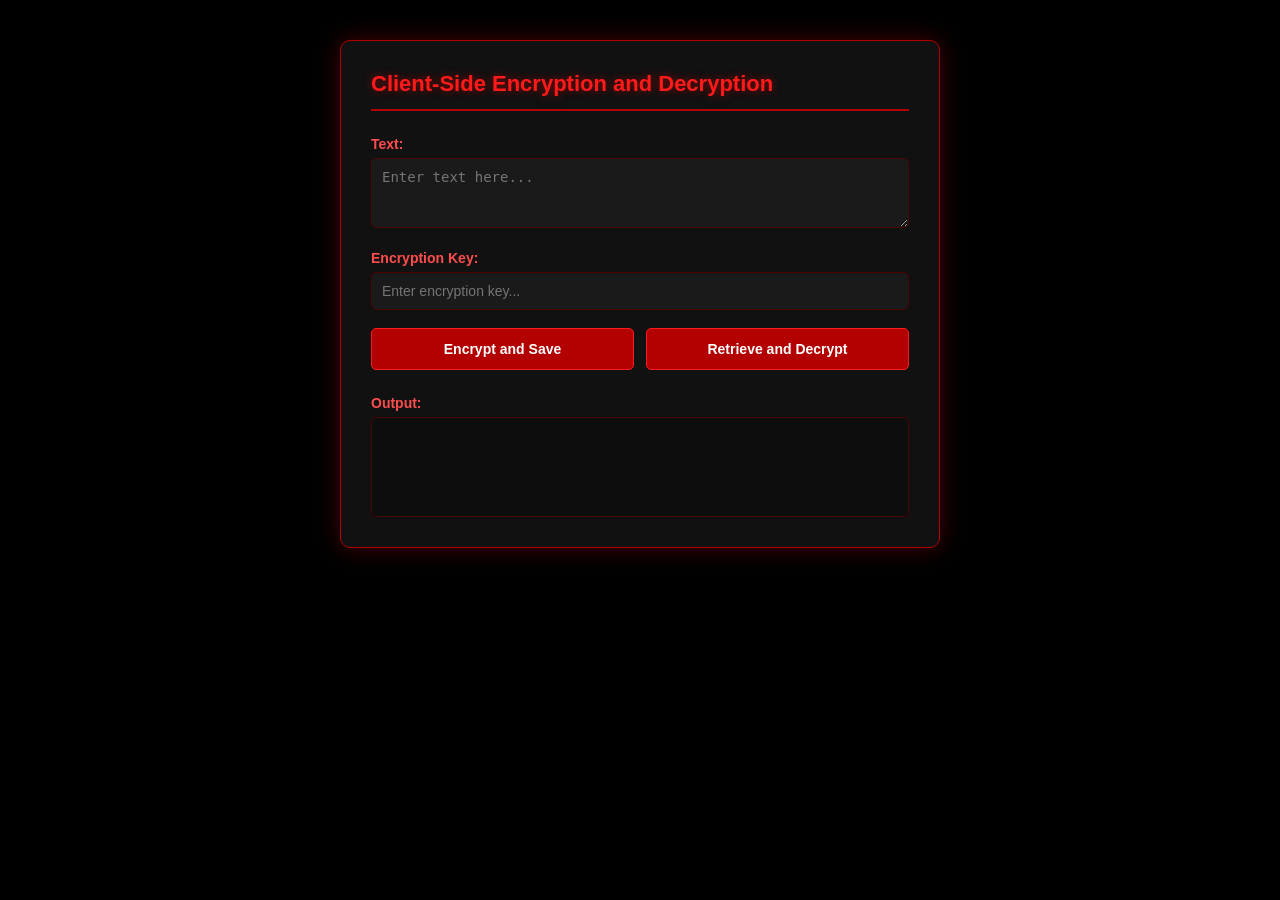
<file: Client-Side Encryption and Decryption_Activity 2/index.html>
<!DOCTYPE html>
<html lang="en">
<head>
<meta charset="UTF-8">
<meta name="viewport" content="width=device-width, initial-scale=1.0">
<title>Client-Side Encryption and Decryption</title>
<link rel="stylesheet" href="style.css">
</head>
<body>

  <div class="container">
    <h1>Client-Side Encryption and Decryption</h1>

    <label for="textInput">Text:</label>
    <textarea id="textInput" rows="3" placeholder="Enter text here..."></textarea>

    <label for="keyInput">Encryption Key:</label>
    <input type="text" id="keyInput" placeholder="Enter encryption key...">

    <div class="button-row">
      <button id="encryptBtn">Encrypt and Save</button>
      <button id="decryptBtn">Retrieve and Decrypt</button>
    </div>

    <label class="output-label">Output:</label>
    <div id="output" class="output-box"></div>
  </div>

<script src="script.js"></script>
</body>
</html>
</file>
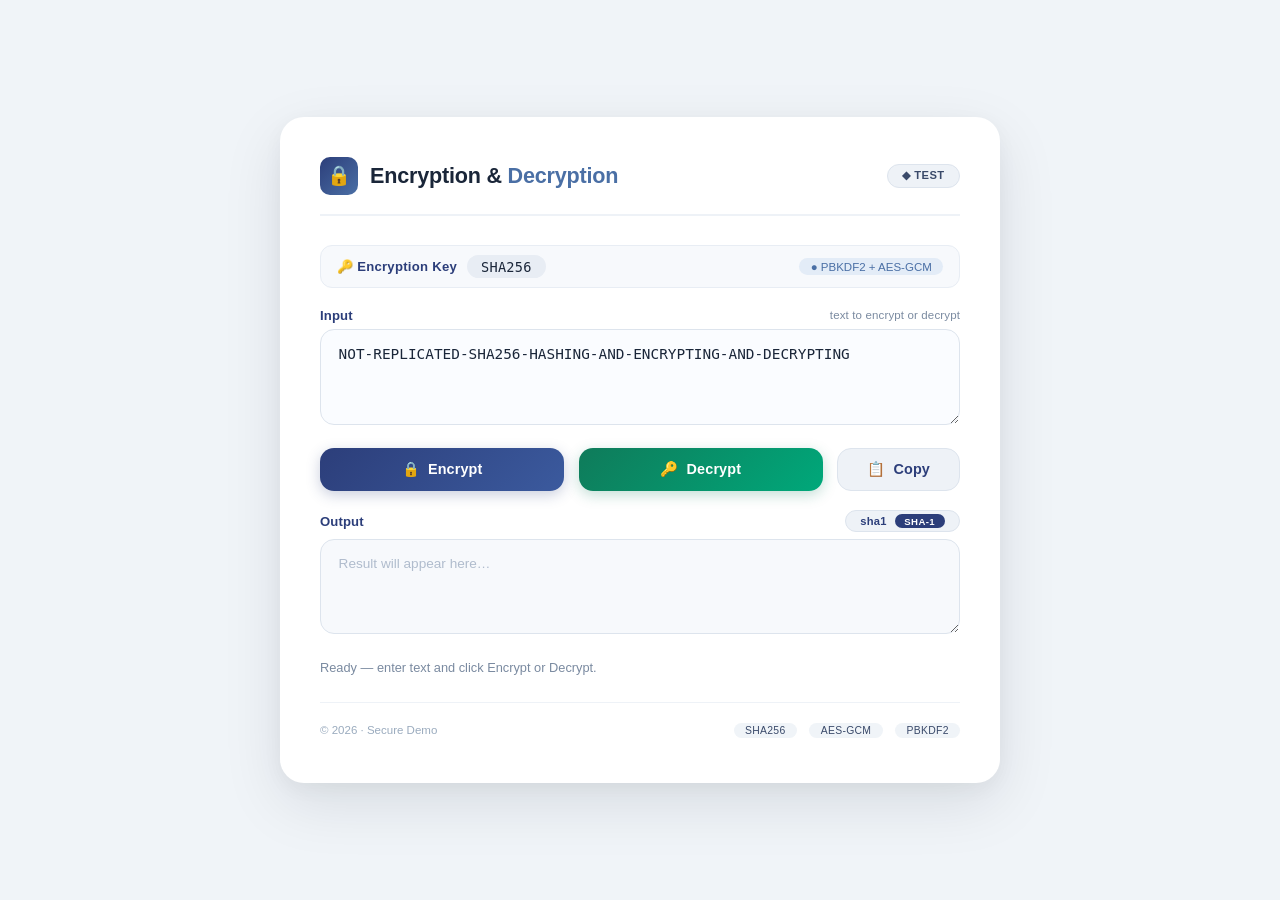
<file: Encryption & Decryption_Activity 1/index.html>
<!-- ============================================================
     index.html  –  Structure only
     ============================================================ -->
<!DOCTYPE html>
<html lang="en">
<head>
    <meta charset="UTF-8" />
    <meta name="viewport" content="width=device-width, initial-scale=1.0" />
    <title>Encryption and Decryption</title>
    <!-- External CSS -->
    <link rel="stylesheet" href="style.css" />
</head>
<body>

    <div class="card" role="main" aria-label="Encryption and Decryption tool">

        <!-- Header -->
        <div class="header">
            <div class="header-left">
                <div class="header-icon" aria-hidden="true">&#128274;</div>
                <div class="header-title">Encryption &amp; <span>Decryption</span></div>
            </div>
            <div class="header-badge">&#9670; Test</div>
        </div>

        <!-- Key display -->
        <div class="key-display">
            <span class="key-label">&#128273; Encryption Key</span>
            <span class="key-value">SHA256</span>
            <span class="key-status">&#9679; PBKDF2 + AES-GCM</span>
        </div>

        <!-- Input -->
        <div class="field-group">
            <div class="field-label">
                <span>Input</span>
                <span class="hint">text to encrypt or decrypt</span>
            </div>
            <textarea
                id="inputText"
                class="input-area"
                rows="3"
                placeholder="Enter text here…"
                spellcheck="false"
            >NOT-REPLICATED-SHA256-HASHING-AND-ENCRYPTING-AND-DECRYPTING</textarea>
        </div>

        <!-- Buttons -->
        <div class="button-row">
            <button class="btn btn-encrypt" id="encryptBtn" aria-label="Encrypt">
                <span aria-hidden="true">&#128274;</span> Encrypt
            </button>
            <button class="btn btn-decrypt" id="decryptBtn" aria-label="Decrypt">
                <span aria-hidden="true">&#128273;</span> Decrypt
            </button>
            <button class="btn btn-copy" id="copyBtn" aria-label="Copy output">
                <span aria-hidden="true">&#128203;</span> Copy
            </button>
        </div>

        <!-- Output -->
        <div class="field-group" style="margin-top: 1.2rem;">
            <div class="field-label">
                <span>Output</span>
                <span class="output-badge">
                    <span>sha1</span>
                    <span class="sha1-tag">SHA-1</span>
                </span>
            </div>
            <textarea
                id="outputText"
                class="output-area"
                rows="3"
                placeholder="Result will appear here…"
                spellcheck="false"
                readonly
            ></textarea>
        </div>

        <!-- Status -->
        <div class="status-msg" id="statusMsg">
            <span>Ready</span>
        </div>

        <!-- Footer -->
        <div class="footer">
            <span>&copy; 2026 &middot; Secure Demo</span>
            <div class="algo-badge">
                <span>SHA256</span>
                <span>AES-GCM</span>
                <span>PBKDF2</span>
            </div>
        </div>
    </div>

    <!-- External JavaScript -->
    <script src="script.js"></script>
</body>
</html>
</file>
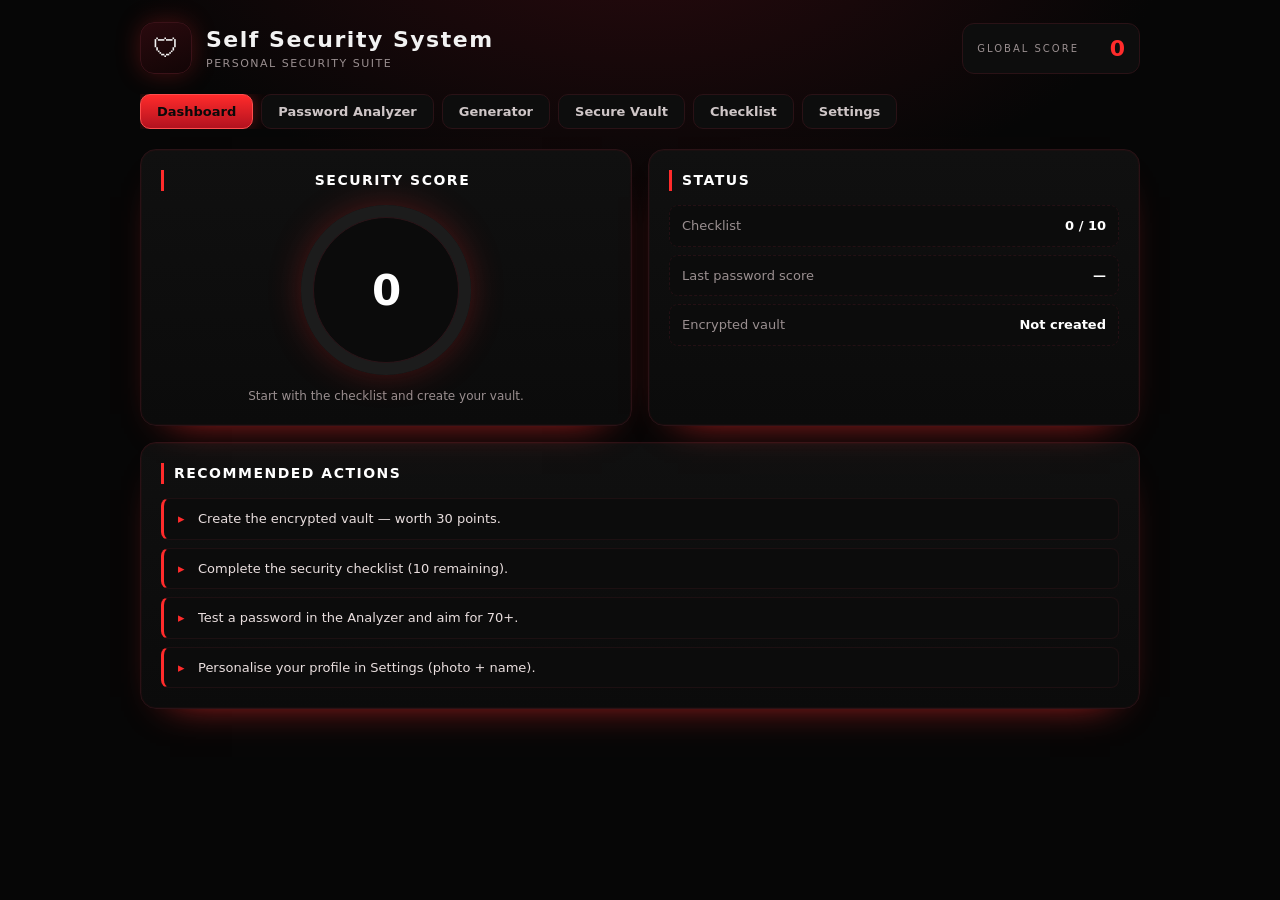
<file: self_security_system/index.html>
<!DOCTYPE html>
<html lang="en">
<head>
<meta charset="UTF-8">
<meta name="viewport" content="width=device-width, initial-scale=1.0, viewport-fit=cover">
<meta name="theme-color" content="#060606">
<meta name="mobile-web-app-capable" content="yes">
<meta name="apple-mobile-web-app-capable" content="yes">
<meta name="apple-mobile-web-app-status-bar-style" content="black-translucent">
<meta name="apple-mobile-web-app-title" content="Self Security">
<link rel="manifest" href="manifest.json">
<link rel="icon" href="icons/icon-192.png">
<link rel="apple-touch-icon" href="icons/icon-192.png">
<title>Self Security System — Personal Security Suite</title>
<link rel="stylesheet" href="style.css">
</head>
<body>

<header class="topbar">
  <div class="brand">
    <img id="avatarImg" class="avatar" alt="Profile picture">
    <div class="logo" id="logoFallback">🛡</div>
    <div style="min-width:0">
      <h1 id="brandName">Self Security System</h1>
      <p class="tagline">Personal Security Suite</p>
    </div>
  </div>
  <div class="top-right">
    <button class="btn primary hidden" id="installBtn" type="button">Install</button>
    <div class="score-badge">
      <span class="score-label">GLOBAL SCORE</span>
      <span class="score-num" id="headerScore">0</span>
    </div>
  </div>
</header>

<nav class="tabs">
  <button class="tab active" data-tab="dashboard">Dashboard</button>
  <button class="tab" data-tab="analyzer">Password Analyzer</button>
  <button class="tab" data-tab="generator">Generator</button>
  <button class="tab" data-tab="vault">Secure Vault</button>
  <button class="tab" data-tab="checklist">Checklist</button>
  <button class="tab" data-tab="settings">Settings</button>
</nav>

<main>

  <!-- ================= DASHBOARD ================= -->
  <section id="dashboard" class="panel active">
    <div class="grid-2">
      <div class="card ring-card">
        <h2 class="card-title">Security Score</h2>
        <div class="ring" id="scoreRing" style="--p:0">
          <span id="scoreValue">0</span>
        </div>
        <p class="muted center small" id="scoreHint">
          Complete the checklist, test a password and create a vault to raise your score.
        </p>
      </div>

      <div class="card">
        <h2 class="card-title">Status</h2>
        <ul class="stat-list">
          <li><span>Checklist</span><strong id="statChecklist">0 / 0</strong></li>
          <li><span>Last password score</span><strong id="statPassword">—</strong></li>
          <li><span>Encrypted vault</span><strong id="statVault">Not created</strong></li>
        </ul>
      </div>
    </div>

    <div class="card">
      <h2 class="card-title">Recommended Actions</h2>
      <ul class="tips" id="tipsList"></ul>
    </div>
  </section>

  <!-- ================= ANALYZER ================= -->
  <section id="analyzer" class="panel">
    <div class="card">
      <h2 class="card-title">Password Analyzer</h2>
      <p class="muted small">Everything happens locally. Nothing is ever sent to a server.</p>

      <div class="field" style="margin-top:14px">
        <label for="pwInput">Type a password</label>
        <div class="input-row">
          <input id="pwInput" type="password" placeholder="Enter password to analyze..."
                 autocomplete="off" spellcheck="false">
          <button class="btn ghost" id="pwToggle" type="button">Show</button>
        </div>
      </div>

      <div class="meter"><div class="meter-fill" id="meterFill"></div></div>
      <div class="meter-labels">
        <span id="pwLabel">—</span>
        <span id="pwScoreTxt">0 / 100</span>
      </div>

      <div class="grid-2" style="margin-top:6px">
        <div>
          <h3 class="sub">Issues</h3>
          <ul class="list bad" id="issueList"><li class="muted">No analysis yet.</li></ul>
        </div>
        <div>
          <h3 class="sub">Strengths</h3>
          <ul class="list good" id="strengthList"><li class="muted">No analysis yet.</li></ul>
        </div>
      </div>

      <div class="chips">
        <div class="chip"><span>Length</span><strong id="chipLen">0</strong></div>
        <div class="chip"><span>Entropy</span><strong id="chipEntropy">0 bits</strong></div>
        <div class="chip"><span>Time to crack</span><strong id="chipCrack">—</strong></div>
      </div>
    </div>
  </section>

  <!-- ================= GENERATOR ================= -->
  <section id="generator" class="panel">
    <div class="card">
      <h2 class="card-title">Password Generator</h2>
      <p class="muted small">Uses <code>crypto.getRandomValues()</code> — cryptographically secure randomness.</p>

      <div class="output-row" style="margin-top:14px">
        <input id="genOut" type="text" readonly value="Click Generate">
        <button class="btn ghost" id="genCopy" type="button">Copy</button>
      </div>

      <div class="field">
        <label>Length: <strong id="genLenLabel">20</strong></label>
        <input type="range" id="genLen" min="8" max="64" value="20">
      </div>

      <div class="checks">
        <label class="check"><input type="checkbox" id="optLower" checked> lowercase (a-z)</label>
        <label class="check"><input type="checkbox" id="optUpper" checked> uppercase (A-Z)</label>
        <label class="check"><input type="checkbox" id="optDigits" checked> digits (0-9)</label>
        <label class="check"><input type="checkbox" id="optSymbols" checked> symbols (!@#$)</label>
      </div>

      <button class="btn primary" id="genBtn">Generate Strong Password</button>
    </div>
  </section>

  <!-- ================= VAULT ================= -->
  <section id="vault" class="panel">

    <div class="card" id="vaultLockCard">
      <h2 class="card-title">Secure Vault</h2>
      <p class="muted" id="vaultHint">Create a master password. It never leaves your browser.</p>

      <div class="field" style="margin-top:14px">
        <label for="masterPw">Master password</label>
        <div class="input-row">
          <input id="masterPw" type="password" placeholder="Master password" autocomplete="new-password">
          <button class="btn ghost" id="masterToggle" type="button">Show</button>
        </div>
      </div>

      <div class="field" id="confirmWrap">
        <label for="masterPw2">Confirm master password</label>
        <input id="masterPw2" type="password" placeholder="Repeat master password" autocomplete="new-password">
      </div>

      <button class="btn primary" id="vaultUnlockBtn">Create Vault</button>
      <p class="msg" id="vaultMsg"></p>
    </div>

    <div id="vaultApp" class="hidden">
      <div class="card">
        <div class="card-head">
          <h2 class="card-title">Vault Unlocked</h2>
          <button class="btn ghost" id="vaultLockBtn">Lock</button>
        </div>

        <div class="field">
          <label for="noteTitle">Title</label>
          <input id="noteTitle" placeholder="e.g. Bank account">
        </div>

        <div class="field">
          <label for="noteBody">Secret content</label>
          <textarea id="noteBody" rows="4" placeholder="Paste your secret here..."></textarea>
        </div>

        <button class="btn primary" id="noteSave">Save Note (encrypted)</button>
      </div>

      <div class="card">
        <h2 class="card-title">Saved Notes</h2>
        <ul class="note-list" id="noteList"><li class="muted">No notes yet.</li></ul>
      </div>
    </div>

  </section>

  <!-- ================= CHECKLIST ================= -->
  <section id="checklist" class="panel">
    <div class="card">
      <h2 class="card-title">Security Checklist</h2>
      <p class="muted small">Tick everything you have done. Saved automatically.</p>
      <ul class="check-list" id="checkList" style="margin-top:12px"></ul>
    </div>
  </section>

  <!-- ================= SETTINGS ================= -->
  <section id="settings" class="panel">

    <div class="card">
      <h2 class="card-title">Self Security System — Profile</h2>
      <p class="muted small">
        Upload a profile photo and choose the name shown in the header.
        Stored only in this browser — nothing is uploaded anywhere.
      </p>

      <div class="profile-row">
        <div class="profile-preview-wrap">
          <img id="profileBig" class="profile-big hidden" alt="Profile preview">
          <div id="profileBigFallback" class="profile-big fallback">🛡</div>
        </div>

        <div class="profile-fields">
          <div class="field">
            <label for="profileName">Display name</label>
            <input id="profileName" type="text" maxlength="40" placeholder="Self Security System">
          </div>

          <div class="btn-row">
            <button class="btn primary" id="uploadBtn" type="button">Upload Photo</button>
            <button class="btn ghost" id="removePhotoBtn" type="button">Remove Photo</button>
            <input type="file" id="photoInput" accept="image/*" hidden>
          </div>

          <p class="msg" id="profileMsg"></p>
        </div>
      </div>

      <button class="btn primary" id="saveProfileBtn" type="button">Save Profile</button>
    </div>

    <div class="card">
      <h2 class="card-title">Data</h2>
      <p class="muted small">
        Profile, checklist, password score and encrypted vault notes are stored in this
        browser's localStorage. Clearing site data removes them permanently.
      </p>
      <div style="margin-top:14px">
        <button class="btn ghost danger" id="resetAllBtn" type="button">Reset All App Data</button>
      </div>
    </div>

  </section>

</main>

<div class="toast" id="toast"></div>

<script src="app.js"></script>
</body>
</html>
</file>
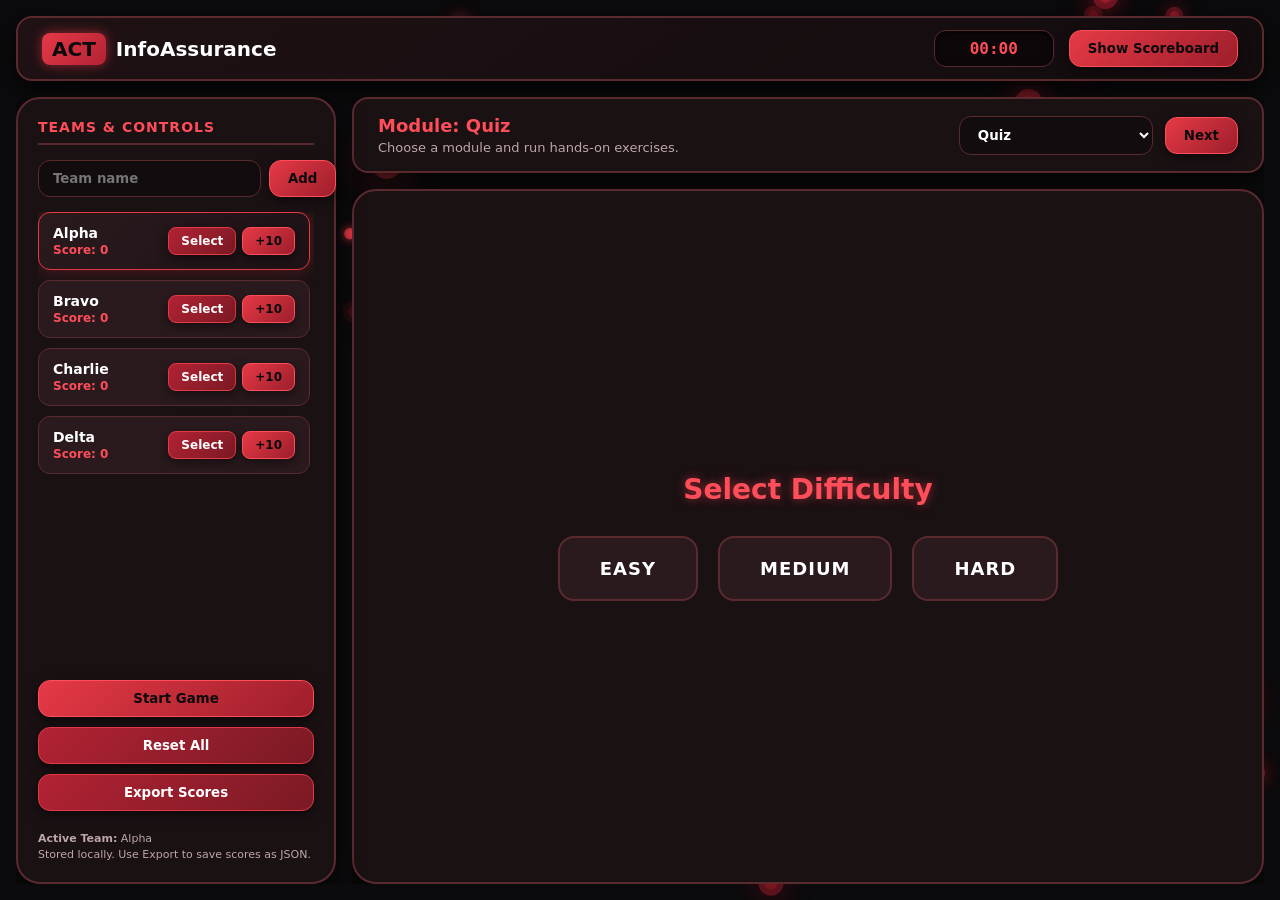
<file: Midterm_project_System.html>
<!DOCTYPE html>
<html lang="en">
<head>
    <meta charset="UTF-8">
    <meta name="viewport" content="width=device-width, initial-scale=1.0">
    <title>InfoAssurance - Advanced Game Platform (Crimson)</title>
    <style>
        /* CSS Variables - Crimson & Obsidian Theme */
        :root {
            --bg-base: #0b0a0c;
            --bg-panel: #1a1113;
            --bg-panel-light: #2a1a1e;
            --primary: #b22234;
            --primary-hover: #d42f3f;
            --accent: #e63946;
            --accent-glow: #ff4d5a;
            --accent-glow-rgba: rgba(230, 57, 70, 0.6);
            --text-dark: #f0e6e8;
            --text-light: #ffffff;
            --text-muted: #bda6aa;
            --success: #10b981;
            --danger: #d62828;
            --border-color: #5a2a2f;
            --border-radius-lg: 24px;
            --border-radius-md: 16px;
            --border-radius-sm: 12px;
            --shadow: 0 8px 24px rgba(0, 0, 0, 0.7);
            --border: 2px solid var(--border-color);
        }

        * {
            box-sizing: border-box;
            margin: 0;
            padding: 0;
            font-family: 'Segoe UI', system-ui, -apple-system, sans-serif;
            user-select: none;
        }

        body {
            background-color: var(--bg-base);
            color: var(--text-dark);
            height: 100vh;
            display: flex;
            flex-direction: column;
            padding: 16px;
            gap: 16px;
            overflow: hidden;
            position: relative;
        }

        /* Canvas for floating red lights */
        #redLightCanvas {
            position: fixed;
            top: 0;
            left: 0;
            width: 100%;
            height: 100%;
            pointer-events: none;
            z-index: 0;
        }

        .top-nav, .app-container, .modal-overlay {
            position: relative;
            z-index: 1;
        }

        /* Top Navigation */
        .top-nav {
            background: linear-gradient(145deg, #1f1114 0%, #120c0e 100%);
            color: var(--text-light);
            padding: 12px 24px;
            border-radius: var(--border-radius-md);
            display: flex;
            justify-content: space-between;
            align-items: center;
            font-weight: bold;
            box-shadow: var(--shadow);
            border: var(--border);
            backdrop-filter: blur(10px);
        }

        .logo-area { font-size: 20px; display: flex; align-items: center; gap: 10px;}
        .logo-icon { 
            background: linear-gradient(135deg, var(--accent) 0%, var(--primary) 100%); 
            color: #0b0a0c; 
            padding: 4px 10px; 
            border-radius: 8px; 
            font-weight: 900;
            box-shadow: 0 0 12px var(--accent-glow-rgba);
        }

        .nav-controls { display: flex; gap: 15px; align-items: center; }
        
        .timer {
            background-color: #0d0709;
            color: var(--accent-glow);
            padding: 8px 18px;
            border-radius: var(--border-radius-sm);
            font-weight: 900;
            font-size: 16px;
            min-width: 120px;
            text-align: center;
            border: 1px solid var(--border-color);
            box-shadow: inset 0 2px 6px rgba(0,0,0,0.8);
            font-family: monospace;
        }

        /* Buttons */
        .btn {
            background: linear-gradient(135deg, var(--primary) 0%, #7a1a24 100%);
            color: var(--text-light);
            border: 1px solid var(--accent);
            padding: 10px 18px;
            border-radius: var(--border-radius-sm);
            cursor: pointer;
            font-weight: bold;
            transition: all 0.25s cubic-bezier(0.4, 0, 0.2, 1);
            outline: none;
            box-shadow: 0 4px 12px rgba(0, 0, 0, 0.5);
        }

        .btn:hover:not(:disabled) { 
            background: linear-gradient(135deg, var(--primary-hover) 0%, var(--primary) 100%);
            transform: translateY(-2px);
            box-shadow: 0 0 22px var(--accent-glow-rgba), 0 4px 12px rgba(0,0,0,0.6);
            border-color: var(--accent-glow);
        }

        .btn-accent { 
            background: linear-gradient(135deg, var(--accent) 0%, #9e1e2b 100%); 
            color: #0b0a0c;
            border-color: var(--accent-glow);
            font-weight: 800;
        }

        .btn-accent:hover:not(:disabled) { 
            background: linear-gradient(135deg, var(--accent-glow) 0%, var(--accent) 100%); 
            box-shadow: 0 0 28px var(--accent-glow-rgba);
            color: #000;
        }

        .btn-submit {
            background: linear-gradient(135deg, var(--accent) 0%, var(--primary) 100%);
            color: #0b0a0c;
            border-color: var(--accent);
        }
        
        .btn-submit:hover:not(:disabled) {
            background: linear-gradient(135deg, var(--accent-glow) 0%, var(--accent) 100%); 
            box-shadow: 0 0 20px var(--accent-glow-rgba);
        }

        .btn:disabled { 
            opacity: 0.4; 
            cursor: not-allowed; 
            border-color: transparent;
            box-shadow: none;
            transform: none;
        }

        /* Layout */
        .app-container {
            display: flex;
            flex: 1;
            gap: 16px;
            overflow: hidden;
        }

        /* Sidebar */
        .sidebar {
            width: 320px;
            background-color: var(--bg-panel);
            border-radius: var(--border-radius-lg);
            padding: 20px;
            display: flex;
            flex-direction: column;
            gap: 15px;
            border: var(--border);
            box-shadow: var(--shadow);
            backdrop-filter: blur(8px);
        }

        .section-title {
            font-size: 14px;
            font-weight: 800;
            text-transform: uppercase;
            letter-spacing: 1px;
            color: var(--accent-glow);
            border-bottom: 2px solid var(--border-color);
            padding-bottom: 8px;
        }

        .team-input-group { display: flex; gap: 8px; }
        
        .team-input-group input {
            flex: 1;
            padding: 10px 14px;
            background-color: #120c0e;
            border: 1px solid var(--border-color);
            border-radius: var(--border-radius-sm);
            color: var(--text-light);
            font-weight: bold;
            outline: none;
            transition: border-color 0.2s, box-shadow 0.2s;
        }

        .team-input-group input:focus {
            border-color: var(--accent);
            box-shadow: 0 0 12px var(--accent-glow-rgba);
        }

        .team-list {
            display: flex;
            flex-direction: column;
            gap: 10px;
            overflow-y: auto;
            flex: 1;
            padding-right: 4px;
        }

        .team-item {
            display: flex;
            justify-content: space-between;
            align-items: center;
            padding: 12px 14px;
            border-radius: var(--border-radius-sm);
            background-color: var(--bg-panel-light);
            border: 1px solid var(--border-color);
            transition: all 0.2s;
        }

        .team-item.active {
            border-color: var(--accent);
            background: linear-gradient(135deg, #2a1a1e 0%, #1e1216 100%);
            box-shadow: 0 0 18px rgba(230, 57, 70, 0.3);
        }

        .team-info { display: flex; flex-direction: column; gap: 2px; }
        .team-name { font-weight: 800; font-size: 14px; color: var(--text-light); }
        .team-score { font-size: 12px; font-weight: bold; color: var(--accent-glow); }
        .team-actions { display: flex; gap: 6px; }
        .btn-small { padding: 6px 12px; font-size: 12px; border-radius: 8px; }

        .sidebar-footer { display: flex; flex-direction: column; gap: 10px; margin-top: 10px;}
        .sidebar-info { font-size: 11px; color: var(--text-muted); margin-top: 10px; line-height: 1.4; }

        /* Main content */
        .main-content {
            flex: 1;
            display: flex;
            flex-direction: column;
            gap: 16px;
            overflow: hidden;
        }

        .module-header {
            background-color: var(--bg-panel);
            border-radius: var(--border-radius-md);
            padding: 16px 24px;
            display: flex;
            justify-content: space-between;
            align-items: center;
            border: var(--border);
            box-shadow: var(--shadow);
        }

        .module-title h2 { color: var(--accent-glow); font-size: 18px; }
        .module-title p { font-size: 13px; color: var(--text-muted); margin-top: 4px;}

        .header-actions { display: flex; gap: 12px; align-items: center;}
        
        .module-select {
            padding: 10px 14px;
            background: #120c0e;
            color: var(--text-light);
            border: 1px solid var(--border-color);
            border-radius: var(--border-radius-sm);
            font-weight: bold;
            outline: none;
            cursor: pointer;
        }

        .module-select:focus {
            border-color: var(--accent);
            box-shadow: 0 0 12px var(--accent-glow-rgba);
        }

        /* Views */
        .view-container {
            display: none;
            flex: 1;
            gap: 16px;
            overflow: hidden;
            background-color: var(--bg-panel);
            border-radius: var(--border-radius-lg);
            border: var(--border);
            padding: 24px;
            box-shadow: var(--shadow);
            flex-direction: column;
        }
        .view-container.active { display: flex; }

        .module-inner-title {
            font-size: 20px;
            font-weight: 800;
            margin-bottom: 8px;
            color: var(--accent-glow);
        }
        
        .module-desc {
            font-size: 14px;
            color: var(--text-muted);
            margin-bottom: 20px;
        }

        /* --- MODULE: QUIZ --- */
        .quiz-container { flex: 1; display: flex; flex-direction: column; }
        
        /* Difficulty Selection Screen */
        .difficulty-selector {
            display: flex;
            flex-direction: column;
            align-items: center;
            justify-content: center;
            flex: 1;
            gap: 20px;
        }
        .difficulty-selector h2 { font-size: 28px; color: var(--accent-glow); margin-bottom: 10px; text-shadow: 0 0 10px var(--accent-glow-rgba); }
        .difficulty-buttons { display: flex; gap: 20px; }
        .difficulty-btn {
            padding: 20px 40px;
            font-size: 18px;
            font-weight: 900;
            border-radius: var(--border-radius-md);
            border: 2px solid var(--border-color);
            background: var(--bg-panel-light);
            color: var(--text-light);
            cursor: pointer;
            transition: all 0.2s;
            text-transform: uppercase;
            letter-spacing: 1px;
        }
        .difficulty-btn:hover { transform: translateY(-5px) scale(1.05); }
        
        .difficulty-btn.easy:hover { border-color: #10b981; box-shadow: 0 0 25px rgba(16, 185, 129, 0.5); color: #10b981;}
        .difficulty-btn.medium:hover { border-color: #f59e0b; box-shadow: 0 0 25px rgba(245, 158, 11, 0.5); color: #f59e0b;}
        .difficulty-btn.hard:hover { border-color: #ef4444; box-shadow: 0 0 25px rgba(239, 68, 68, 0.5); color: #ef4444;}

        /* Question Screen */
        .quiz-active-screen { display: none; flex-direction: column; flex: 1; }
        .quiz-active-screen.active { display: flex; }

        .question-text { font-size: 22px; font-weight: bold; margin-bottom: 24px; line-height: 1.4; color: var(--text-light); }
        .choices { display: flex; flex-direction: column; gap: 12px; margin-bottom: 24px; }
        .choice {
            background: var(--bg-panel-light);
            border: 1px solid var(--border-color);
            padding: 16px 20px;
            border-radius: var(--border-radius-md);
            cursor: pointer;
            font-size: 16px;
            color: var(--text-light);
            transition: all 0.2s;
        }
        .choice:hover { border-color: var(--accent); background: rgba(230, 57, 70, 0.1); }
        .choice.correct { background: rgba(16, 185, 129, 0.2); border-color: var(--success); box-shadow: 0 0 15px rgba(16,185,129,0.3); }
        .choice.incorrect { background: rgba(214, 40, 40, 0.2); border-color: var(--danger); box-shadow: 0 0 15px rgba(214,40,40,0.3); }
        
        .quiz-footer { display: flex; justify-content: space-between; align-items: center; margin-top: auto; border-top: 1px solid var(--border-color); padding-top: 16px;}
        .timer-display { font-size: 16px; font-weight: bold; color: var(--accent-glow); }

        /* --- MODULE: RISK MATRIX --- */
        .matrix-layout { display: flex; gap: 20px; height: 100%; overflow: hidden; }
        .risks-sidebar {
            width: 320px;
            display: flex;
            flex-direction: column;
            gap: 12px;
            overflow-y: auto;
            padding-right: 10px;
        }
        .risk-card {
            background: var(--bg-panel-light);
            padding: 16px;
            border-radius: var(--border-radius-sm);
            border: 1px solid var(--border-color);
            cursor: grab;
            transition: all 0.2s;
        }
        .risk-card:hover { border-color: var(--accent); transform: translateY(-2px); box-shadow: 0 4px 12px rgba(230,57,70,0.2); }
        .risk-card.dragging { opacity: 0.5; border-style: dashed; }
        .risk-card h4 { color: var(--accent-glow); margin-bottom: 6px; font-size: 15px; }
        .risk-card p { font-size: 13px; color: var(--text-muted); margin-bottom: 12px; }
        .risk-card select {
            width: 100%;
            padding: 8px;
            background: #120c0e;
            color: var(--text-light);
            border: 1px solid var(--border-color);
            border-radius: 6px;
            margin-bottom: 8px;
            outline: none;
            font-weight: bold;
        }
        .risk-card select:focus { border-color: var(--accent); }
        
        .matrix-board { flex: 1; display: flex; flex-direction: column; gap: 10px; }
        .matrix-header-row { display: flex; margin-left: 40px; gap: 10px; }
        .matrix-header-row div { flex: 1; text-align: center; font-weight: bold; font-size: 13px; color: var(--accent-glow); }
        .matrix-body-row { display: flex; flex: 1; gap: 10px; overflow: hidden; }
        .row-label { width: 40px; writing-mode: vertical-rl; text-orientation: mixed; transform: rotate(180deg); text-align: center; display: flex; align-items: center; justify-content: center; font-weight: bold; color: var(--accent-glow); font-size: 14px;}
        
        .drop-zone {
            flex: 1;
            background: rgba(0, 0, 0, 0.3);
            border: 2px dashed var(--border-color);
            border-radius: var(--border-radius-md);
            padding: 10px;
            display: flex;
            flex-direction: column;
            gap: 8px;
            transition: all 0.2s;
            overflow-y: auto;
        }
        .drop-zone.drag-over { border-color: var(--accent-glow); background: rgba(230,57,70,0.1); box-shadow: inset 0 0 15px var(--accent-glow-rgba); }
        .drop-zone .zone-label { font-size: 12px; color: var(--text-muted); text-align: center; margin: auto; }
        
        .placed-risk {
            background: var(--bg-panel-light);
            padding: 8px;
            border-radius: 6px;
            font-size: 12px;
            border-left: 3px solid var(--accent);
            color: var(--text-light);
            font-weight: bold;
        }
        .placed-risk.correct { border-left-color: var(--success); background: rgba(16,185,129,0.1); }
        .placed-risk.incorrect { border-left-color: var(--danger); background: rgba(214,40,40,0.1); }

        /* --- MODULE: INCIDENT RESPONSE --- */
        .form-group { margin-bottom: 16px; display: flex; flex-direction: column; gap: 8px; }
        .form-group label { font-size: 14px; font-weight: 600; color: var(--text-muted); }
        .form-group input, .form-group textarea {
            background: #120c0e;
            border: 1px solid var(--border-color);
            padding: 12px;
            border-radius: var(--border-radius-sm);
            color: var(--text-light);
            outline: none;
            font-family: inherit;
            transition: border-color 0.2s;
        }
        .form-group input:focus, .form-group textarea:focus { border-color: var(--accent); box-shadow: 0 0 10px var(--accent-glow-rgba); }
        .form-group textarea { resize: vertical; min-height: 100px; }
        .flex-row { display: flex; gap: 16px; }
        .flex-row > * { flex: 1; }

        /* --- MODULE: SCENARIO --- */
        .scenario-box {
            background: var(--bg-panel-light);
            padding: 24px;
            border-radius: var(--border-radius-md);
            border: 1px solid var(--border-color);
            margin-bottom: 20px;
            box-shadow: inset 0 0 20px rgba(0,0,0,0.5);
        }
        .scenario-text { font-size: 16px; line-height: 1.6; margin-bottom: 16px; color: var(--text-light); }

        /* --- MODULE: ADMIN --- */
        .admin-grid { display: flex; flex-direction: column; gap: 12px; max-width: 700px; }
        .admin-grid .flex-row { display: flex; gap: 16px; }
        .admin-grid .form-group { flex: 1; }

        /* Modals */
        .modal-overlay {
            position: fixed; top: 0; left: 0; width: 100%; height: 100%;
            background: rgba(8, 6, 8, 0.9); display: none; justify-content: center; align-items: center;
            z-index: 100; backdrop-filter: blur(6px);
        }
        .modal-content {
            background: var(--bg-panel); padding: 30px; border-radius: var(--border-radius-lg);
            width: 480px; border: var(--border); box-shadow: 0 10px 36px rgba(0,0,0,0.8);
        }
        .modal-content h2 { margin-bottom: 20px; color: var(--accent-glow); text-align: center; }
        .score-row { 
            display: flex; justify-content: space-between; padding: 12px 18px; 
            background: var(--bg-panel-light); border-radius: var(--border-radius-sm); 
            margin-bottom: 8px; border: 1px solid var(--border-color); color: var(--text-light); font-weight: bold;
        }
        .score-row:first-child { border-color: var(--accent); color: var(--accent-glow); font-size: 16px; box-shadow: 0 0 12px rgba(230,57,70,0.2); }
        
        .alert-box {
            text-align: center; font-size: 15px; color: var(--text-light); 
            margin-bottom: 20px; line-height: 1.5;
        }

        /* Custom Scrollbar */
        ::-webkit-scrollbar { width: 8px; }
        ::-webkit-scrollbar-track { background: #0d0709; border-radius: 4px;}
        ::-webkit-scrollbar-thumb { background: var(--primary); border-radius: 4px;}
        ::-webkit-scrollbar-thumb:hover { background: var(--primary-hover); }
    </style>
</head>
<body>

    <!-- Floating Red Lights Canvas -->
    <canvas id="redLightCanvas"></canvas>

    <!-- Top Navigation -->
    <header class="top-nav">
        <div class="logo-area">
            <div class="logo-icon">ACT</div>
            InfoAssurance
        </div>
        <div class="nav-controls">
            <div class="timer" id="gameTimer">00:00</div>
            <button class="btn btn-accent" onclick="toggleScoreboard()">Show Scoreboard</button>
        </div>
    </header>

    <div class="app-container">
        <!-- Sidebar -->
        <aside class="sidebar">
            <div class="section-title">Teams & Controls</div>
            
            <div class="team-input-group">
                <input type="text" id="newTeamName" placeholder="Team name" onkeypress="handleEnter(event)">
                <button class="btn btn-accent" onclick="addTeam()">Add</button>
            </div>

            <div class="team-list" id="teamList"></div>

            <div class="sidebar-footer">
                <button class="btn btn-accent" id="btnStartGame" onclick="startGame()">Start Game</button>
                <button class="btn" onclick="resetAll()">Reset All</button>
                <button class="btn" onclick="exportScores()">Export Scores</button>
                
                <div class="sidebar-info">
                    <strong>Active Team:</strong> <span id="activeTeamDisplay">None</span><br>
                    Stored locally. Use Export to save scores as JSON.
                </div>
            </div>
        </aside>

        <!-- Main Content -->
        <main class="main-content">
            
            <div class="module-header">
                <div class="module-title">
                    <h2>Module: <span id="currentModuleName">Quiz</span></h2>
                    <p>Choose a module and run hands-on exercises.</p>
                </div>
                <div class="header-actions">
                    <select class="module-select" id="moduleSelect" onchange="switchModule(this.value)">
                        <option value="quiz">Quiz</option>
                        <option value="risk">Risk Matrix</option>
                        <option value="incident">Incident Response</option>
                        <option value="scenario">Scenario Simulator</option>
                        <option value="admin">Admin/Editor</option>
                    </select>
                    <button class="btn btn-accent" onclick="nextAction()">Next</button>
                </div>
            </div>

            <!-- VIEW: QUIZ -->
            <div class="view-container active" id="view-quiz">
                <div class="quiz-container">
                    
                    <!-- Difficulty Selector -->
                    <div class="difficulty-selector" id="difficultySelector">
                        <h2>Select Difficulty</h2>
                        <div class="difficulty-buttons">
                            <button class="difficulty-btn easy" onclick="startQuizWithDifficulty('easy')">Easy</button>
                            <button class="difficulty-btn medium" onclick="startQuizWithDifficulty('medium')">Medium</button>
                            <button class="difficulty-btn hard" onclick="startQuizWithDifficulty('hard')">Hard</button>
                        </div>
                    </div>

                    <!-- Active Question Screen -->
                    <div class="quiz-active-screen" id="quizActiveScreen">
                        <div class="question-text" id="quizQuestion"></div>
                        <div class="choices" id="quizChoices"></div>
                        
                        <div class="quiz-footer">
                            <span style="color: var(--text-muted);">Difficulty: <span id="quizDifficulty" style="color: var(--accent-glow); font-weight: bold;">---</span></span>
                            <div style="display: flex; gap: 20px; align-items: center;">
                                <span class="timer-display">Timer: <span id="quizTimer">0s</span></span>
                                <button class="btn btn-accent" onclick="revealAnswer()" id="btnReveal" disabled>Reveal Answer</button>
                            </div>
                        </div>
                    </div>

                </div>
            </div>

            <!-- VIEW: RISK MATRIX -->
            <div class="view-container" id="view-risk">
                <div class="module-inner-title">Risk Matrix</div>
                <div class="module-desc">Drag risk cards into the matrix to estimate Impact x Likelihood.</div>
                
                <div class="matrix-layout">
                    <div class="risks-sidebar" id="riskContainer">
                        <!-- Cards injected via JS -->
                    </div>
                    
                    <div class="matrix-board">
                        <div class="matrix-header-row">
                            <div>1 (Rare)</div>
                            <div>2 (Unlikely)</div>
                            <div>3 (Possible)</div>
                            <div>4 (Likely)</div>
                            <div>5 (Certain)</div>
                        </div>
                        <div class="matrix-body-row">
                            <div class="row-label">Likelihood →</div>
                            <div class="drop-zone" id="zone1" data-zone="1"><span class="zone-label">Drop Here</span></div>
                            <div class="drop-zone" id="zone2" data-zone="2"><span class="zone-label">Drop Here</span></div>
                            <div class="drop-zone" id="zone3" data-zone="3"><span class="zone-label">Drop Here</span></div>
                            <div class="drop-zone" id="zone4" data-zone="4"><span class="zone-label">Drop Here</span></div>
                            <div class="drop-zone" id="zone5" data-zone="5"><span class="zone-label">Drop Here</span></div>
                        </div>
                    </div>
                </div>
            </div>

            <!-- VIEW: INCIDENT RESPONSE -->
            <div class="view-container" id="view-incident">
                <div class="module-inner-title">Incident Response Drill</div>
                <div class="module-desc">Simulate an incident: assign actions to team members, set containment time, and record lessons learned.</div>
                
                <div class="flex-row">
                    <div class="form-group">
                        <label>Incident Title</label>
                        <input type="text" id="incidentTitle" placeholder="e.g., Ransomware on HR Server">
                    </div>
                    <div class="form-group">
                        <label>Containment (min)</label>
                        <input type="number" id="incidentTime" placeholder="e.g., 45">
                    </div>
                </div>
                
                <div class="form-group">
                    <label>Actions taken...</label>
                    <textarea id="incidentActions" placeholder="Detail the steps taken by the team..."></textarea>
                </div>
                
                <div style="margin-top: auto; display: flex; gap: 10px;">
                    <button class="btn btn-submit" onclick="submitIncident()">Start Drill</button>
                    <button class="btn" onclick="endIncident()">End Drill</button>
                </div>
            </div>

            <!-- VIEW: SCENARIO SIMULATOR -->
            <div class="view-container" id="view-scenario">
                <div class="module-inner-title">Scenario Simulator</div>
                <div class="module-desc">Teams are presented with realistic incidents and must pick the best set of responses. Judges score up to 20 points.</div>
                
                <div class="scenario-box">
                    <h3 style="margin-bottom: 12px; color: var(--accent-glow);">Scenario will appear here.</h3>
                    <p class="scenario-text" id="scenarioText">Click "Next" to begin.</p>
                </div>
                
                <div class="form-group">
                    <label>Type recommended actions (short bullet list)...</label>
                    <textarea id="scenarioResponse" placeholder="1. Isolate the network..."></textarea>
                </div>
                
                <div style="margin-top: auto; display: flex; gap: 10px;">
                    <button class="btn btn-submit" onclick="submitScenario()">Submit Response</button>
                    <button class="btn" onclick="loadNextScenario()">Next Scenario</button>
                </div>
            </div>

            <!-- VIEW: ADMIN/EDITOR -->
            <div class="view-container" id="view-admin">
                <div class="module-inner-title">Admin / Question Editor</div>
                
                <div class="admin-grid">
                    <div class="flex-row">
                        <div class="form-group" style="flex: 0.3;">
                            <label>Difficulty</label>
                            <select id="adminDifficulty" style="background: #120c0e; color: white; padding: 12px; border-radius: 8px; border: 1px solid var(--border-color);">
                                <option value="easy">Easy</option>
                                <option value="medium" selected>Medium</option>
                                <option value="hard">Hard</option>
                            </select>
                        </div>
                        <div class="form-group" style="flex: 0.7;">
                            <label>Question text</label>
                            <input type="text" id="adminQuestion" placeholder="Enter question here...">
                        </div>
                    </div>
                    
                    <div class="flex-row">
                        <div class="form-group">
                            <label>Choice A</label>
                            <input type="text" id="adminChoiceA">
                        </div>
                        <div class="form-group">
                            <label>Choice B</label>
                            <input type="text" id="adminChoiceB">
                        </div>
                    </div>
                    <div class="flex-row">
                        <div class="form-group">
                            <label>Choice C</label>
                            <input type="text" id="adminChoiceC">
                        </div>
                        <div class="form-group">
                            <label>Choice D</label>
                            <input type="text" id="adminChoiceD">
                        </div>
                    </div>
                    
                    <div class="flex-row" style="align-items: flex-end;">
                        <div class="form-group" style="flex: 0.3;">
                            <label>Correct letter (A-D)</label>
                            <input type="text" id="adminCorrect" maxlength="1" style="text-transform: uppercase;">
                        </div>
                        <button class="btn btn-submit" onclick="addQuestion()">Add Question</button>
                        <button class="btn" onclick="resetQuestions()">Reset Questions</button>
                    </div>
                    <p style="font-size: 12px; color: var(--text-muted);">Questions persist in localStorage. Use Reset to clear.</p>
                </div>
            </div>

        </main>
    </div>

    <!-- Scoreboard Modal -->
    <div class="modal-overlay" id="scoreboardModal">
        <div class="modal-content">
            <h2>Current Standings</h2>
            <div id="modalScoreList"></div>
            <button class="btn btn-accent" style="width: 100%; margin-top: 20px;" onclick="toggleScoreboard()">Close</button>
        </div>
    </div>

    <!-- Message Modal -->
    <div class="modal-overlay" id="messageModal">
        <div class="modal-content">
            <h2 id="messageTitle">Notice</h2>
            <div class="alert-box" id="messageText">Message goes here...</div>
            <button class="btn btn-accent" style="width: 100%;" onclick="closeMessageModal()">OK</button>
        </div>
    </div>

    <script>
        // --- Floating Red Lights Canvas ---
        const canvas = document.getElementById('redLightCanvas');
        const ctx = canvas.getContext('2d');
        let lights = [];

        function resizeCanvas() {
            canvas.width = window.innerWidth;
            canvas.height = window.innerHeight;
        }
        window.addEventListener('resize', resizeCanvas);
        resizeCanvas();

        class RedLight {
            constructor() { this.reset(); }
            reset() {
                this.x = Math.random() * canvas.width;
                this.y = Math.random() * canvas.height;
                this.radius = 2 + Math.random() * 14;
                this.speedY = -0.3 - Math.random() * 0.9;
                this.speedX = (Math.random() - 0.5) * 0.4;
                this.opacity = 0.2 + Math.random() * 0.6;
                this.pulse = Math.random() * Math.PI * 2;
                this.pulseSpeed = 0.01 + Math.random() * 0.03;
                const reds = ['#e63946', '#d62828', '#b22234', '#ff4d5a', '#9e1e2b', '#a51e2c'];
                this.color = reds[Math.floor(Math.random() * reds.length)];
                this.glow = this.radius * (1.5 + Math.random() * 2);
            }
            update() {
                this.y += this.speedY;
                this.x += this.speedX + Math.sin(this.y * 0.008) * 0.3;
                this.pulse += this.pulseSpeed;
                if (this.y < -50 || this.x < -50 || this.x > canvas.width + 50) this.reset();
            }
            draw() {
                ctx.save();
                ctx.globalAlpha = this.opacity * (0.8 + 0.3 * Math.sin(this.pulse));
                ctx.shadowColor = this.color;
                ctx.shadowBlur = this.glow;
                ctx.fillStyle = this.color;
                ctx.beginPath();
                ctx.arc(this.x, this.y, this.radius, 0, Math.PI * 2);
                ctx.fill();
                ctx.shadowBlur = this.radius * 2.5;
                ctx.globalAlpha = this.opacity * 0.9;
                ctx.beginPath();
                ctx.arc(this.x, this.y, this.radius * 0.5, 0, Math.PI * 2);
                ctx.fill();
                ctx.restore();
            }
        }

        for (let i = 0; i < 40; i++) lights.push(new RedLight());

        function animate() {
            ctx.clearRect(0, 0, canvas.width, canvas.height);
            lights.forEach(l => { l.update(); l.draw(); });
            requestAnimationFrame(animate);
        }
        animate();

        // --- Global State ---
        let teams = [
            { name: 'Alpha', score: 0, active: true },
            { name: 'Bravo', score: 0, active: false },
            { name: 'Charlie', score: 0, active: false },
            { name: 'Delta', score: 0, active: false }
        ];
        let gameActive = false;
        let timeElapsed = 0;
        let timerInterval = null;

        // --- Initialize App ---
        function init() {
            renderTeams();
            updateUIState();
            setupDropZones();
            loadAdminQuestions();
        }

        function handleEnter(e) { if(e.key === 'Enter') addTeam(); }

        // --- Navigation ---
        function switchModule(module) {
            document.querySelectorAll('.view-container').forEach(v => v.classList.remove('active'));
            document.getElementById(`view-${module}`).classList.add('active');
            
            const titles = {
                quiz: 'Quiz', risk: 'Risk Matrix', incident: 'Incident',
                scenario: 'Scenario', admin: 'Admin'
            };
            document.getElementById('currentModuleName').innerText = titles[module];
            
            // Reset Quiz view to difficulty selector when switching to quiz
            if (module === 'quiz') {
                document.getElementById('difficultySelector').style.display = 'flex';
                document.getElementById('quizActiveScreen').classList.remove('active');
                clearInterval(quizTimerInterval);
            }
        }

        function nextAction() {
            const module = document.getElementById('moduleSelect').value;
            if (module === 'quiz') {
                // If quiz is active, Next loads a new question of the same difficulty.
                // If in selection screen, it does nothing (user must pick difficulty).
                if (document.getElementById('quizActiveScreen').classList.contains('active')) {
                    loadNextQuestion(currentQuizDifficulty);
                }
            }
            if (module === 'risk') {
                showMessage("Matrix submitted. Facilitator review recommended. Award points as needed. +10 given by default.", "Success");
                addPoints(10);
            }
            if (module === 'scenario') loadNextScenario();
        }

        // --- Team Management ---
        function renderTeams() {
            const list = document.getElementById('teamList');
            list.innerHTML = '';
            teams.forEach((team, index) => {
                const div = document.createElement('div');
                div.className = `team-item ${team.active ? 'active' : ''}`;
                div.innerHTML = `
                    <div class="team-info">
                        <span class="team-name">${team.name}</span>
                        <span class="team-score">Score: ${team.score}</span>
                    </div>
                    <div class="team-actions">
                        <button class="btn btn-small" onclick="setActive(${index})">Select</button>
                        <button class="btn btn-small btn-accent" onclick="addPoints(10)">+10</button>
                    </div>
                `;
                list.appendChild(div);
            });
            
            const active = teams.find(t => t.active);
            document.getElementById('activeTeamDisplay').innerText = active ? active.name : 'None';
            renderModalScores();
        }

        function addTeam() {
            const input = document.getElementById('newTeamName');
            if (input.value.trim()) {
                teams.push({ name: input.value.trim(), score: 0, active: false });
                input.value = '';
                renderTeams();
            }
        }

        function setActive(index) {
            teams.forEach(t => t.active = false);
            teams[index].active = true;
            renderTeams();
        }

        function addPoints(pts) {
            const active = teams.find(t => t.active);
            if (active) {
                active.score += pts;
                renderTeams();
            } else {
                showMessage("Please select an active team first.");
            }
        }

        function startGame() {
            if (gameActive) return;
            gameActive = true;
            timeElapsed = 0;
            document.getElementById('btnStartGame').innerText = "Game Running...";
            document.getElementById('btnStartGame').disabled = true;
            
            timerInterval = setInterval(() => {
                timeElapsed++;
                const m = Math.floor(timeElapsed / 60).toString().padStart(2, '0');
                const s = (timeElapsed % 60).toString().padStart(2, '0');
                document.getElementById('gameTimer').innerText = `${m}:${s}`;
            }, 1000);
        }

        function resetAll() {
            gameActive = false;
            clearInterval(timerInterval);
            clearInterval(quizTimerInterval);
            document.getElementById('gameTimer').innerText = "00:00";
            document.getElementById('btnStartGame').innerText = "Start Game";
            document.getElementById('btnStartGame').disabled = false;
            teams.forEach(t => t.score = 0);
            renderTeams();
            
            // Reset Quiz
            document.getElementById('difficultySelector').style.display = 'flex';
            document.getElementById('quizActiveScreen').classList.remove('active');
            
            showMessage("All scores and timers have been reset.", "Reset Complete");
        }

        function updateUIState() {
            if (gameActive) {
                document.getElementById('btnStartGame').disabled = true;
            }
        }

        function exportScores() {
            let dataStr = "data:text/json;charset=utf-8," + encodeURIComponent(JSON.stringify(teams));
            let downloadAnchorNode = document.createElement('a');
            downloadAnchorNode.setAttribute("href", dataStr);
            downloadAnchorNode.setAttribute("download", "InfoAssurance_Scores.json");
            document.body.appendChild(downloadAnchorNode);
            downloadAnchorNode.click();
            downloadAnchorNode.remove();
        }

        // --- Modals ---
        function toggleScoreboard() {
            const modal = document.getElementById('scoreboardModal');
            modal.style.display = modal.style.display === 'flex' ? 'none' : 'flex';
        }

        function renderModalScores() {
            const list = document.getElementById('modalScoreList');
            list.innerHTML = '';
            const sorted = [...teams].sort((a,b) => b.score - a.score);
            sorted.forEach((t, i) => {
                const row = document.createElement('div');
                row.className = 'score-row';
                row.innerHTML = `<span>${i+1}. ${t.name}</span> <span>${t.score} pts</span>`;
                list.appendChild(row);
            });
        }

        function showMessage(msg, title = "Notice") {
            document.getElementById('messageTitle').innerText = title;
            document.getElementById('messageText').innerText = msg;
            document.getElementById('messageModal').style.display = 'flex';
        }
        function closeMessageModal() {
            document.getElementById('messageModal').style.display = 'none';
        }

        // --- Module: QUIZ ---
        // 10 new questions added (total now 20) — covering various info assurance topics.
        let defaultQuestions = [
            { q: "Which standard provides a specification for an ISMS?", a: "A. NIST SP 800-53", b: "B. ISO/IEC 27001", c: "C. PCI DSS", d: "D. COBIT", correct: "B", difficulty: "medium" },
            { q: "What does the 'CIA triad' stand for?", a: "A. Confidentiality, Integrity, Availability", b: "B. Control, Inspection, Authorization", c: "C. Cryptography, Identification, Authentication", d: "D. Compliance, Isolation, Auditing", correct: "A", difficulty: "easy" },
            { q: "Which of the following is a preventive control?", a: "A. Security audit logs", b: "B. Intrusion detection system", c: "C. Firewall", d: "D. Backup restoration", correct: "C", difficulty: "medium" },
            { q: "What is the primary purpose of a DMZ in network security?", a: "A. To host public-facing services while protecting the internal network", b: "B. To encrypt all internal traffic", c: "C. To monitor employee internet usage", d: "D. To speed up internal network traffic", correct: "A", difficulty: "medium" },
            { q: "Which attack involves intercepting and altering communication between two parties?", a: "A. Phishing", b: "B. Man-in-the-Middle (MitM)", c: "C. DDoS", d: "D. SQL Injection", correct: "B", difficulty: "easy" },
            { q: "What does hashing ensure in information security?", a: "A. Confidentiality", b: "B. Availability", c: "C. Integrity", d: "D. Non-repudiation", correct: "C", difficulty: "medium" },
            { q: "Which regulation focuses on the protection of personal data of EU citizens?", a: "A. HIPAA", b: "B. SOX", c: "C. GDPR", d: "D. FISMA", correct: "C", difficulty: "easy" },
            { q: "What is the primary goal of a Business Continuity Plan (BCP)?", a: "A. To prevent all security incidents", b: "B. To ensure critical business functions can continue during a disaster", c: "C. To recover deleted files", d: "D. To train employees on security awareness", correct: "B", difficulty: "medium" },
            { q: "What type of malware locks a user's files and demands payment?", a: "A. Trojan", b: "B. Spyware", c: "C. Ransomware", d: "D. Adware", correct: "C", difficulty: "easy" },
            { q: "Which authentication factor is 'something you are'?", a: "A. Password", b: "B. Smart card", c: "C. Fingerprint", d: "D. PIN", correct: "C", difficulty: "easy" },
            // --- 10 new questions added below ---
            { q: "What is the primary function of a firewall?", a: "A. To filter network traffic based on rules", b: "B. To encrypt files on the hard drive", c: "C. To scan emails for viruses", d: "D. To manage user passwords", correct: "A", difficulty: "easy" },
            { q: "Which protocol is used for secure web browsing?", a: "A. HTTP", b: "B. FTP", c: "C. HTTPS", d: "D. Telnet", correct: "C", difficulty: "easy" },
            { q: "What does the principle of least privilege mean?", a: "A. Give users more access than needed", b: "B. Give users only the access required for their job", c: "C. Share admin accounts among the team", d: "D. Disable all user accounts", correct: "B", difficulty: "medium" },
            { q: "What is social engineering?", a: "A. Manipulating people to divulge confidential information", b: "B. Engineering social media platforms", c: "C. A type of firewall rule", d: "D. Encrypting social security numbers", correct: "A", difficulty: "medium" },
            { q: "Which of the following is an example of two-factor authentication?", a: "A. Password and PIN", b: "B. Password and fingerprint scan", c: "C. Username and password", d: "D. Security question and answer", correct: "B", difficulty: "easy" },
            { q: "What is the purpose of a vulnerability scan?", a: "A. To exploit weaknesses in a system", b: "B. To identify potential security weaknesses", c: "C. To encrypt sensitive data", d: "D. To monitor network traffic", correct: "B", difficulty: "medium" },
            { q: "Which type of backup stores only the changes made since the last backup?", a: "A. Full backup", b: "B. Incremental backup", c: "C. Differential backup", d: "D. Snapshot", correct: "B", difficulty: "hard" },
            { q: "What does the term 'phishing' refer to?", a: "A. Sending fraudulent emails to steal credentials", b: "B. Scanning a network for open ports", c: "C. Installing malware via USB", d: "D. Cracking passwords using brute force", correct: "A", difficulty: "easy" },
            { q: "Which of the following is a symmetric encryption algorithm?", a: "A. RSA", b: "B. ECC", c: "C. AES", d: "D. Diffie-Hellman", correct: "C", difficulty: "hard" },
            { q: "What is an incident response plan?", a: "A. A document describing how to prevent all attacks", b: "B. A set of procedures to detect, respond to, and recover from incidents", c: "C. A list of employees allowed to access the server room", d: "D. A backup schedule for critical data", correct: "B", difficulty: "medium" }
        ];
        
        let questions = [];
        let currentQuestion = null;
        let quizTimerInterval = null;
        let quizTimeLeft = 0;
        let answerRevealed = false;
        let currentQuizDifficulty = 'medium';

        function loadAdminQuestions() {
            const stored = localStorage.getItem('ia_questions');
            if (stored) {
                questions = JSON.parse(stored);
                if(questions.length !== defaultQuestions.length) {
                    questions = [...defaultQuestions];
                    localStorage.setItem('ia_questions', JSON.stringify(questions));
                }
            } else {
                questions = [...defaultQuestions];
                localStorage.setItem('ia_questions', JSON.stringify(questions));
            }
        }

        function startQuizWithDifficulty(difficulty) {
            if (!gameActive) return showMessage("Please click 'Start Game' first!");
            
            currentQuizDifficulty = difficulty;
            document.getElementById('difficultySelector').style.display = 'none';
            document.getElementById('quizActiveScreen').classList.add('active');
            
            loadNextQuestion(difficulty);
        }

        function loadNextQuestion(difficulty) {
            // Filter questions by selected difficulty
            const filteredQuestions = questions.filter(q => q.difficulty === difficulty);
            
            if (filteredQuestions.length === 0) {
                showMessage(`No questions found for ${difficulty.toUpperCase()} difficulty. Please add some in Admin or reset questions.`, "No Questions");
                return;
            }

            clearInterval(quizTimerInterval);
            answerRevealed = false;
            document.getElementById('btnReveal').disabled = false;

            currentQuestion = filteredQuestions[Math.floor(Math.random() * filteredQuestions.length)];
            
            document.getElementById('quizQuestion').innerText = currentQuestion.q;
            document.getElementById('quizDifficulty').innerText = currentQuestion.difficulty;
            
            const choicesDiv = document.getElementById('quizChoices');
            choicesDiv.innerHTML = '';
            
            ['A', 'B', 'C', 'D'].forEach(letter => {
                const text = currentQuestion[letter.toLowerCase()];
                if (text) {
                    const div = document.createElement('div');
                    div.className = 'choice';
                    div.innerText = text;
                    div.dataset.letter = letter;
                    div.onclick = () => selectChoice(letter);
                    choicesDiv.appendChild(div);
                }
            });

            quizTimeLeft = 30;
            document.getElementById('quizTimer').innerText = `${quizTimeLeft}s`;
            quizTimerInterval = setInterval(() => {
                quizTimeLeft--;
                document.getElementById('quizTimer').innerText = `${quizTimeLeft}s`;
                if (quizTimeLeft <= 0) {
                    clearInterval(quizTimerInterval);
                    revealAnswer();
                }
            }, 1000);
        }

        function selectChoice(letter) {
            if (answerRevealed) return;
            // If the chosen answer is wrong, immediately highlight it in red (and keep it that way)
            // The correct answer will NOT be revealed automatically — only when the Reveal Answer button is clicked.
            const isCorrect = (letter === currentQuestion.correct);
            if (!isCorrect) {
                // Mark the selected choice as incorrect (red)
                const choices = document.querySelectorAll('.choice');
                choices.forEach(c => {
                    if (c.dataset.letter === letter) {
                        c.classList.add('incorrect');
                    }
                });
                // Do NOT reveal the correct answer here. Disable further clicks? 
                // To prevent the user from clicking another answer, we can set a flag or disable choices.
                // We'll set answerRevealed = true to block further selection, but the correct answer remains hidden.
                answerRevealed = true;
                document.getElementById('btnReveal').disabled = false; // keep reveal button enabled
                clearInterval(quizTimerInterval);
            } else {
                // If correct, we can highlight it as correct immediately, but we'll let revealAnswer handle points.
                // To avoid double scoring, we call revealAnswer with the selected letter.
                revealAnswer(letter);
            }
        }

        function revealAnswer(selectedLetter = null) {
            if (!currentQuestion) return;
            // If called from timer timeout (selectedLetter = null), we just reveal the correct answer without scoring.
            // If called from button (selectedLetter = null) we also reveal correct answer.
            // If called after a correct selection, we reveal and score.

            // Only proceed if answer is not already fully revealed (correct highlighted)
            // We'll use a flag: answerRevealed may be true from a wrong selection, but the correct answer is still hidden.
            // We need to track if the correct answer has been shown.
            const alreadyShownCorrect = [...document.querySelectorAll('.choice.correct')].length > 0;
            if (alreadyShownCorrect) return;

            clearInterval(quizTimerInterval);
            document.getElementById('btnReveal').disabled = true;

            const choices = document.querySelectorAll('.choice');
            choices.forEach(c => {
                if (c.dataset.letter === currentQuestion.correct) {
                    c.classList.add('correct');   // green highlight for correct answer
                } else if (selectedLetter && c.dataset.letter === selectedLetter) {
                    c.classList.add('incorrect'); // red highlight for selected wrong answer
                }
                // Also ensure any previously marked incorrect stays red (already done in selectChoice)
            });

            // Scoring: only if the user selected the correct answer (selectedLetter matches correct)
            if (selectedLetter === currentQuestion.correct) {
                addPoints(10);
            }

            // Mark as fully revealed (correct answer now visible)
            answerRevealed = true;
        }

        // --- Module: RISK MATRIX ---
        let risks = [
            { id: "r1", title: "Unpatched servers", desc: "Servers missing critical patches", correct: "4" },
            { id: "r2", title: "Phishing campaign", desc: "Mass phishing emails target staff", correct: "5" },
            { id: "r3", title: "USB drop", desc: "Unknown USB sticks found in parking area", correct: "2" },
            { id: "r4", title: "Weak passwords", desc: "Multiple accounts with weak passwords", correct: "3" }
        ];

        function renderRisks() {
            const container = document.getElementById('riskContainer');
            container.innerHTML = '';
            
            risks.forEach(r => {
                const card = document.createElement('div');
                card.className = 'risk-card';
                card.id = r.id;
                card.draggable = true;
                card.dataset.correct = r.correct;
                
                card.innerHTML = `
                    <h4>${r.title}</h4>
                    <p>${r.desc}</p>
                    <select onchange="moveRiskSelect('${r.id}', this.value)">
                        <option value="">-- Assign --</option>
                        <option value="1">1 (Rare)</option>
                        <option value="2">2 (Unlikely)</option>
                        <option value="3">3 (Possible)</option>
                        <option value="4">4 (Likely)</option>
                        <option value="5">5 (Certain)</option>
                    </select>
                `;

                card.addEventListener('dragstart', (e) => {
                    if (e.target.tagName === 'SELECT') return e.preventDefault();
                    e.dataTransfer.setData('text/plain', card.id);
                    card.classList.add('dragging');
                });
                card.addEventListener('dragend', () => card.classList.remove('dragging'));

                container.appendChild(card);
            });
        }

        function setupDropZones() {
            document.querySelectorAll('.drop-zone').forEach(zone => {
                zone.addEventListener('dragover', e => { e.preventDefault(); zone.classList.add('drag-over'); });
                zone.addEventListener('dragleave', () => zone.classList.remove('drag-over'));
                zone.addEventListener('drop', e => {
                    e.preventDefault();
                    zone.classList.remove('drag-over');
                    const id = e.dataTransfer.getData('text/plain');
                    const card = document.getElementById(id);
                    if (card) placeRisk(card, zone);
                });
            });
        }

        function moveRiskSelect(id, zoneVal) {
            if (!zoneVal) return;
            const card = document.getElementById(id);
            const zone = document.getElementById(`zone${zoneVal}`);
            if (card && zone) placeRisk(card, zone);
        }

        function placeRisk(card, zone) {
            if (!gameActive) return showMessage("Please start the game first.");
            zone.appendChild(card);
            const select = card.querySelector('select');
            if (select) select.value = zone.dataset.zone;
        }

        // --- Module: INCIDENT RESPONSE ---
        function submitIncident() {
            if (!gameActive) return showMessage("Please start the game first.");
            const title = document.getElementById('incidentTitle').value;
            const time = document.getElementById('incidentTime').value;
            if (!title || !time) return showMessage("Please fill in incident title and time.");
            
            showMessage(`Incident Drill Started: ${title}. Containment target: ${time} min.`, "Drill Started");
            addPoints(10);
        }

        function endIncident() {
            showMessage("Incident drill ended. Review actions taken.", "Drill Ended");
        }

        // --- Module: SCENARIO ---
        let scenarios = [
            "A ransomware attack has encrypted the hospital's patient records system. The IT team must act quickly to contain the spread and restore services.",
            "A disgruntled employee is suspected of copying sensitive files to a personal USB drive before resigning.",
            "A major DDoS attack is targeting the company's public website, causing downtime and loss of revenue."
        ];
        let currentScenarioIdx = 0;

        function loadNextScenario() {
            const text = scenarios[currentScenarioIdx];
            document.getElementById('scenarioText').innerText = text;
            document.getElementById('scenarioResponse').value = '';
            currentScenarioIdx = (currentScenarioIdx + 1) % scenarios.length;
        }

        function submitScenario() {
            if (!gameActive) return showMessage("Please start the game first.");
            const response = document.getElementById('scenarioResponse').value;
            if (!response.trim()) return showMessage("Please enter a response.");
            
            showMessage("Response submitted. Facilitator will review and award up to 20 points.", "Scenario Submitted");
        }

        // --- Module: ADMIN ---
        function addQuestion() {
            const q = document.getElementById('adminQuestion').value;
            const a = document.getElementById('adminChoiceA').value;
            const b = document.getElementById('adminChoiceB').value;
            const c = document.getElementById('adminChoiceC').value;
            const d = document.getElementById('adminChoiceD').value;
            const correct = document.getElementById('adminCorrect').value.toUpperCase();
            const diff = document.getElementById('adminDifficulty').value;

            if (!q || !a || !b || !c || !d || !['A','B','C','D'].includes(correct)) {
                return showMessage("Please fill all fields and select a correct letter (A-D).");
            }

            questions.push({ q, a, b, c, d, correct, difficulty: diff });
            localStorage.setItem('ia_questions', JSON.stringify(questions));
            
            ['adminQuestion','adminChoiceA','adminChoiceB','adminChoiceC','adminChoiceD','adminCorrect'].forEach(id => document.getElementById(id).value = '');
            
            showMessage("Question added successfully.", "Success");
        }

        function resetQuestions() {
            if(confirm("Are you sure you want to reset all questions to default?")) {
                questions = [...defaultQuestions];
                localStorage.setItem('ia_questions', JSON.stringify(questions));
                showMessage("Questions reset to default.");
            }
        }

        // Initialize
        window.onload = function() {
            init();
            renderRisks();
        };
    </script>
</body>
</html>
</file>
<file: Client-Side Encryption and Decryption_Activity 2/style.css>
* {
  box-sizing: border-box;
}

body {
  background-color: #000000;
  color: #f2f2f2;
  font-family: 'Segoe UI', Arial, sans-serif;
  display: flex;
  justify-content: center;
  align-items: flex-start;
  min-height: 100vh;
  margin: 0;
  padding: 40px 20px;
}

.container {
  background-color: #111111;
  border: 1px solid #b30000;
  border-radius: 10px;
  padding: 30px;
  width: 100%;
  max-width: 600px;
  box-shadow: 0 0 25px rgba(179, 0, 0, 0.4);
}

h1 {
  color: #ff1a1a;
  font-size: 22px;
  margin-top: 0;
  margin-bottom: 25px;
  border-bottom: 2px solid #b30000;
  padding-bottom: 12px;
  text-shadow: 0 0 8px rgba(255, 0, 0, 0.5);
}

label {
  display: block;
  margin-bottom: 6px;
  font-size: 14px;
  color: #ff4d4d;
  font-weight: bold;
}

textarea,
input[type="text"] {
  width: 100%;
  background-color: #1a1a1a;
  border: 1px solid #4d0000;
  border-radius: 5px;
  color: #f2f2f2;
  padding: 10px;
  margin-bottom: 18px;
  font-size: 14px;
  resize: vertical;
  outline: none;
  transition: border-color 0.2s, box-shadow 0.2s;
}

textarea:focus,
input[type="text"]:focus {
  border-color: #ff1a1a;
  box-shadow: 0 0 8px rgba(255, 26, 26, 0.6);
}

.button-row {
  display: flex;
  gap: 12px;
  margin-bottom: 25px;
}

button {
  flex: 1;
  background-color: #b30000;
  color: #ffffff;
  border: 1px solid #ff1a1a;
  border-radius: 5px;
  padding: 12px;
  font-size: 14px;
  font-weight: bold;
  cursor: pointer;
  transition: background-color 0.2s, box-shadow 0.2s, transform 0.1s;
}

button:hover {
  background-color: #ff1a1a;
  box-shadow: 0 0 12px rgba(255, 26, 26, 0.7);
}

button:active {
  transform: scale(0.97);
}

.output-label {
  margin-top: 5px;
}

.output-box {
  background-color: #0d0d0d;
  border: 1px solid #4d0000;
  border-radius: 5px;
  min-height: 100px;
  padding: 12px;
  font-size: 14px;
  word-wrap: break-word;
  white-space: pre-wrap;
  color: #ff6666;
}

.output-box.success {
  color: #66ff99;
  border-color: #1a802b;
}

.output-box.error {
  color: #ff4d4d;
  border-color: #ff1a1a;
}
</file>
<file: Encryption & Decryption_Activity 1/style.css>
/* ============================================================
   styles.css  –  all styling
   ============================================================ */

/* ── Reset & base ── */
*,
*::before,
*::after {
    box-sizing: border-box;
    margin: 0;
    padding: 0;
}

body {
    font-family: 'Inter', -apple-system, BlinkMacSystemFont, 'Segoe UI', Roboto, sans-serif;
    background: #f0f4f8;
    min-height: 100vh;
    display: flex;
    align-items: center;
    justify-content: center;
    padding: 1.5rem;
    margin: 0;
}

/* ── Card ── */
.card {
    max-width: 720px;
    width: 100%;
    background: #ffffff;
    border-radius: 24px;
    box-shadow: 0 20px 60px rgba(0, 20, 40, 0.10), 0 6px 20px rgba(0, 0, 0, 0.04);
    padding: 2.5rem 2.5rem 2.8rem;
    transition: all 0.2s ease;
}

@media (max-width: 500px) {
    .card {
        padding: 1.5rem 1.2rem 2rem;
        border-radius: 18px;
    }
}

/* ── Header ── */
.header {
    display: flex;
    align-items: center;
    justify-content: space-between;
    flex-wrap: wrap;
    gap: 0.75rem 1.2rem;
    margin-bottom: 1.8rem;
    border-bottom: 2px solid #eef2f7;
    padding-bottom: 1.2rem;
}

.header-left {
    display: flex;
    align-items: center;
    gap: 0.75rem;
}

.header-icon {
    width: 38px;
    height: 38px;
    background: linear-gradient(135deg, #2c3e7a, #4a6fa5);
    border-radius: 10px;
    display: flex;
    align-items: center;
    justify-content: center;
    color: #fff;
    font-size: 1.2rem;
    flex-shrink: 0;
}

.header-title {
    font-size: 1.35rem;
    font-weight: 700;
    color: #1a2639;
    letter-spacing: -0.01em;
}

.header-title span {
    color: #4a6fa5;
}

.header-badge {
    font-size: 0.7rem;
    font-weight: 600;
    text-transform: uppercase;
    letter-spacing: 0.04em;
    background: #eef2f7;
    color: #3a4a6a;
    padding: 0.3rem 0.9rem;
    border-radius: 100px;
    border: 1px solid #dde4ed;
    white-space: nowrap;
}

/* ── Key display ── */
.key-display {
    display: flex;
    align-items: center;
    gap: 0.6rem;
    background: #f7f9fc;
    padding: 0.6rem 1rem;
    border-radius: 12px;
    margin-bottom: 1.2rem;
    border: 1px solid #e8edf4;
    flex-wrap: wrap;
}

.key-label {
    font-size: 0.82rem;
    font-weight: 600;
    color: #2c3e7a;
    letter-spacing: 0.02em;
}

.key-value {
    font-family: 'SF Mono', 'Fira Code', monospace;
    font-size: 0.85rem;
    font-weight: 500;
    background: #e8edf4;
    padding: 0.2rem 0.9rem;
    border-radius: 100px;
    color: #1a2639;
    letter-spacing: 0.02em;
}

.key-status {
    font-size: 0.72rem;
    color: #4a6fa5;
    background: #e3ecf7;
    padding: 0.15rem 0.7rem;
    border-radius: 100px;
    margin-left: auto;
    font-weight: 500;
}

/* ── Input / Output ── */
.field-group {
    margin-bottom: 1.2rem;
}

.field-label {
    display: flex;
    align-items: center;
    justify-content: space-between;
    font-size: 0.82rem;
    font-weight: 600;
    color: #2c3e7a;
    margin-bottom: 0.4rem;
    letter-spacing: 0.01em;
}

.field-label .hint {
    font-weight: 400;
    color: #7a8aa0;
    font-size: 0.72rem;
}

textarea {
    width: 100%;
    padding: 0.9rem 1.1rem;
    font-family: 'SF Mono', 'Fira Code', 'Consolas', monospace;
    font-size: 0.9rem;
    line-height: 1.5;
    border: 1.5px solid #dde4ed;
    border-radius: 14px;
    background: #fafcff;
    color: #1a2639;
    resize: vertical;
    min-height: 82px;
    max-height: 240px;
    transition: border-color 0.2s, box-shadow 0.2s;
    outline: none;
}

textarea:focus {
    border-color: #4a6fa5;
    box-shadow: 0 0 0 4px rgba(74, 111, 165, 0.12);
}

textarea::placeholder {
    color: #b0bccd;
    font-family: 'Inter', sans-serif;
    font-size: 0.85rem;
}

textarea.input-area {
    background: #fafcff;
}

textarea.output-area {
    background: #f7f9fc;
    border-color: #dde4ed;
}

textarea.output-area:focus {
    border-color: #4a6fa5;
}

/* ── Output label with sha1 badge ── */
.output-badge {
    display: inline-flex;
    align-items: center;
    gap: 0.5rem;
    background: #eef2f7;
    padding: 0.2rem 0.9rem 0.2rem 0.9rem;
    border-radius: 100px;
    font-size: 0.7rem;
    font-weight: 600;
    color: #2c3e7a;
    border: 1px solid #dde4ed;
    letter-spacing: 0.02em;
}

.output-badge .sha1-tag {
    background: #2c3e7a;
    color: #fff;
    padding: 0.1rem 0.6rem;
    border-radius: 100px;
    font-size: 0.6rem;
    font-weight: 700;
    letter-spacing: 0.04em;
}

/* ── Buttons ── */
.button-row {
    display: flex;
    gap: 0.9rem;
    margin-top: 0.6rem;
    flex-wrap: wrap;
}

.btn {
    flex: 1;
    min-width: 120px;
    padding: 0.75rem 1.2rem;
    font-size: 0.9rem;
    font-weight: 600;
    border: none;
    border-radius: 14px;
    cursor: pointer;
    transition: all 0.2s ease;
    display: flex;
    align-items: center;
    justify-content: center;
    gap: 0.5rem;
    letter-spacing: 0.01em;
    background: #eef2f7;
    color: #1a2639;
}

.btn:active {
    transform: scale(0.97);
}

.btn-encrypt {
    background: linear-gradient(135deg, #2c3e7a, #3b5a9e);
    color: #fff;
    box-shadow: 0 4px 14px rgba(44, 62, 122, 0.25);
}
.btn-encrypt:hover {
    transform: translateY(-2px);
    box-shadow: 0 8px 24px rgba(44, 62, 122, 0.30);
}
.btn-encrypt:active {
    transform: translateY(0px) scale(0.97);
}

.btn-decrypt {
    background: linear-gradient(135deg, #0f7b5a, #00a87a);
    color: #fff;
    box-shadow: 0 4px 14px rgba(15, 123, 90, 0.25);
}
.btn-decrypt:hover {
    transform: translateY(-2px);
    box-shadow: 0 8px 24px rgba(15, 123, 90, 0.30);
}
.btn-decrypt:active {
    transform: translateY(0px) scale(0.97);
}

.btn-copy {
    background: #eef2f7;
    color: #2c3e7a;
    flex: 0.4;
    min-width: 70px;
    border: 1px solid #dde4ed;
}
.btn-copy:hover {
    background: #e3eaf3;
}

.btn:disabled {
    opacity: 0.5;
    cursor: not-allowed;
    transform: none !important;
    box-shadow: none !important;
}

/* ── Status ── */
.status-msg {
    margin-top: 0.8rem;
    font-size: 0.8rem;
    color: #7a8aa0;
    min-height: 1.2rem;
    display: flex;
    align-items: center;
    gap: 0.4rem;
    transition: all 0.2s;
}
.status-msg.error {
    color: #c0392b;
}
.status-msg.success {
    color: #0f7b5a;
}

.status-msg .spinner {
    display: inline-block;
    width: 16px;
    height: 16px;
    border: 2px solid #dde4ed;
    border-top-color: #2c3e7a;
    border-radius: 50%;
    animation: spin 0.7s linear infinite;
}
@keyframes spin {
    to { transform: rotate(360deg); }
}

/* ── Footer ── */
.footer {
    margin-top: 1.6rem;
    padding-top: 1.2rem;
    border-top: 1px solid #eef2f7;
    display: flex;
    justify-content: space-between;
    align-items: center;
    flex-wrap: wrap;
    gap: 0.5rem;
    font-size: 0.72rem;
    color: #9aabbe;
}
.footer .algo-badge {
    display: flex;
    gap: 0.8rem;
    align-items: center;
}
.footer .algo-badge span {
    background: #f0f4f8;
    padding: 0.15rem 0.7rem;
    border-radius: 100px;
    font-weight: 500;
    color: #3a4a6a;
    font-size: 0.65rem;
    letter-spacing: 0.03em;
}

/* ── Responsive ── */
@media (max-width: 500px) {
    .header-title {
        font-size: 1.1rem;
    }
    .button-row {
        flex-direction: column;
    }
    .btn {
        min-width: 100%;
    }
    .btn-copy {
        flex: 1;
    }
    .key-display {
        flex-wrap: wrap;
    }
    .key-status {
        margin-left: 0;
    }
}
</file>
<file: self_security_system/style.css>
/* ============ THEME ============ */
  :root{
    --red:#ff2b2b;
    --red-2:#ff5a5a;
    --red-dark:#7a0d14;
    --bg:#060606;
    --panel:#0e0e0e;
    --border:#2a1216;
    --text:#f2f2f2;
    --muted:#9a8f90;
  }

  *{box-sizing:border-box;margin:0;padding:0}
  html,body{min-height:100%}

  body{
    background:
      radial-gradient(900px 500px at 50% -10%, #2a0a0e 0%, transparent 60%),
      var(--bg);
    color:var(--text);
    font-family:'Segoe UI', system-ui, -apple-system, sans-serif;
    line-height:1.5;
    padding:0 16px 60px;
  }

  /* ============ TOP BAR ============ */
  .topbar{
    max-width:1000px;
    margin:0 auto;
    display:flex;
    justify-content:space-between;
    align-items:center;
    gap:16px;
    padding:22px 0 12px;
    flex-wrap:wrap;
  }
  .brand{display:flex;align-items:center;gap:14px;min-width:0}
  .logo{
    width:52px;height:52px;
    display:grid;place-items:center;
    font-size:26px;
    border-radius:14px;
    background:linear-gradient(160deg,#2a0a0e,#120506);
    border:1px solid #3a1218;
    box-shadow:0 0 24px rgba(255,43,43,.25);
    flex:none;
  }
  .logo.hide{display:none}
  .avatar{
    width:52px;height:52px;
    border-radius:14px;
    object-fit:cover;
    border:1px solid #3a1218;
    box-shadow:0 0 24px rgba(255,43,43,.35);
    display:none;
    flex:none;
  }
  .avatar.show{display:block}
  .brand h1{
    font-size:22px;
    letter-spacing:1.5px;
    font-weight:800;
    white-space:nowrap;
    overflow:hidden;
    text-overflow:ellipsis;
    max-width:52vw;
  }
  .brand h1 span{color:var(--red)}
  .tagline{
    font-size:11px;color:var(--muted);
    letter-spacing:1.5px;text-transform:uppercase;
  }
  .score-badge{
    display:flex;align-items:center;gap:12px;
    border:1px solid var(--border);
    background:#0d0d0d;
    padding:8px 14px;border-radius:12px;
    flex:none;
  }
  .score-label{font-size:10px;letter-spacing:2px;color:var(--muted)}
  .score-num{font-size:22px;font-weight:800;color:var(--red);min-width:34px;text-align:right}

  /* ============ TABS ============ */
  .tabs{
    max-width:1000px;
    margin:8px auto 20px;
    display:flex;gap:8px;flex-wrap:wrap;
  }
  .tab{
    background:#0d0d0d;
    border:1px solid var(--border);
    color:#cfc6c7;
    padding:9px 16px;
    border-radius:10px;
    font-size:13px;font-weight:600;
    cursor:pointer;
    transition:.18s;
    font-family:inherit;
  }
  .tab:hover{border-color:#5a1a22;color:#fff}
  .tab.active{
    background:linear-gradient(180deg,#ff2b2b,#b3121f);
    border-color:#ff4d4d;
    color:#0a0a0a;
    box-shadow:0 0 18px rgba(255,43,43,.35);
  }

  /* ============ LAYOUT ============ */
  main{max-width:1000px;margin:0 auto}
  .panel{display:none;animation:fade .25s ease}
  .panel.active{display:block}
  @keyframes fade{from{opacity:0;transform:translateY(6px)}to{opacity:1;transform:none}}

  .card{
    background:linear-gradient(180deg,#101010,#0b0b0b);
    border:1px solid var(--border);
    border-radius:16px;
    padding:20px;
    margin-bottom:16px;
    box-shadow:
      0 0 0 1px rgba(255,43,43,.04) inset,
      0 18px 40px -30px #ff2b2b;
  }
  .card-title{
    font-size:14px;
    letter-spacing:1.5px;
    text-transform:uppercase;
    color:#fff;
    margin-bottom:14px;
    padding-left:10px;
    border-left:3px solid var(--red);
  }
  .card-head{
    display:flex;justify-content:space-between;align-items:center;
    margin-bottom:10px;
    gap:10px;
  }
  .card-head .card-title{margin-bottom:0}

  .grid-2{display:grid;grid-template-columns:1fr 1fr;gap:16px}
  .muted{color:var(--muted)}
  .small{font-size:12px}
  .center{text-align:center}

  /* ============ SCORE RING ============ */
  .ring-card{text-align:center}
  .ring{
    width:170px;height:170px;
    margin:6px auto 12px;
    border-radius:50%;
    background:conic-gradient(var(--red) calc(var(--p, 0) * 1%), #1c1c1c 0);
    display:grid;place-items:center;
    position:relative;
    transition:background .4s ease;
    box-shadow:0 0 40px -10px rgba(255,43,43,.45);
  }
  .ring::before{
    content:'';
    position:absolute;inset:12px;
    border-radius:50%;
    background:#0b0b0b;
    border:1px solid #2a1418;
  }
  .ring span{
    position:relative;
    font-size:42px;
    font-weight:800;
    color:#fff;
    letter-spacing:-1px;
  }

  /* ============ STATS / LISTS ============ */
  .stat-list{list-style:none;display:grid;gap:8px}
  .stat-list li{
    display:flex;justify-content:space-between;align-items:center;
    font-size:13px;
    padding:10px 12px;
    background:#0c0c0c;
    border:1px dashed #241014;
    border-radius:9px;
  }
  .stat-list span{color:var(--muted)}
  .stat-list strong{color:#fff;font-weight:700}

  .tips{list-style:none;display:grid;gap:8px}
  .tips li{
    font-size:13px;
    padding:10px 12px 10px 34px;
    position:relative;
    background:#0c0c0c;
    border:1px solid #1d1012;
    border-left:3px solid var(--red);
    border-radius:8px;
    color:#e9dede;
  }
  .tips li::before{
    content:'▸';
    position:absolute;left:14px;
    color:var(--red);font-weight:800;
  }

  .sub{
    font-size:11px;
    letter-spacing:1.5px;
    text-transform:uppercase;
    color:#c9b9bb;
    margin:14px 0 4px;
  }
  .list{list-style:none;display:grid;gap:6px;margin-top:6px}
  .list li{
    font-size:13px;
    padding:8px 10px;
    border-radius:8px;
    background:#0c0c0c;
    border:1px solid #1d1012;
  }
  .list.bad li:not(.muted){border-left:3px solid #ff2b2b;color:#ffb3b3}
  .list.good li:not(.muted){border-left:3px solid #f2f2f2;color:#e8e8e8}
  .list li.muted{font-size:12px;border-style:dashed}

  /* ============ FORM ============ */
  .field{margin-bottom:14px}
  .field label{
    display:block;
    font-size:11px;
    letter-spacing:1.5px;
    text-transform:uppercase;
    color:#c9b9bb;
    margin-bottom:6px;
  }
  .input-row{display:flex;gap:8px}
  .input-row input{flex:1}

  input[type=text],
  input[type=password],
  input[type=email],
  textarea{
    width:100%;
    background:#080808;
    border:1px solid #33161a;
    color:#fff;
    border-radius:10px;
    padding:11px 13px;
    font-size:14px;
    font-family:inherit;
    outline:none;
    transition:.18s;
  }
  input:focus,textarea:focus{
    border-color:var(--red);
    box-shadow:0 0 0 3px rgba(255,43,43,.12);
  }
  textarea{resize:vertical}

  input[type=range]{
    width:100%;
    accent-color:var(--red);
    cursor:pointer;
  }
  input[type=checkbox]{
    accent-color:var(--red);
    width:16px;height:16px;
    cursor:pointer;
    flex:none;
  }

  .checks{
    display:grid;
    grid-template-columns:1fr 1fr;
    gap:8px 16px;
    margin:14px 0 18px;
  }
  .check{
    display:flex;align-items:center;gap:9px;
    font-size:13px;color:#d8cecf;
    cursor:pointer;
    user-select:none;
  }

  /* ============ BUTTONS ============ */
  .btn{
    border:none;
    border-radius:10px;
    padding:11px 18px;
    font-size:13px;
    font-weight:700;
    letter-spacing:.5px;
    cursor:pointer;
    font-family:inherit;
    transition:.18s;
  }
  .btn.primary{
    background:linear-gradient(180deg,#ff2b2b,#b3121f);
    color:#0a0a0a;
    box-shadow:0 0 22px -6px rgba(255,43,43,.75);
  }
  .btn.primary:hover{filter:brightness(1.15);transform:translateY(-1px)}
  .btn.ghost{
    background:transparent;
    border:1px solid #4a141b;
    color:#ffd7d7;
    white-space:nowrap;
  }
  .btn.ghost:hover{border-color:var(--red);color:#fff;background:#1a0a0d}
  .btn.danger{border-color:#5a1018;color:#ff9b9b}
  .btn.danger:hover{background:#2a070b;border-color:var(--red);color:#fff}

  .btn-row{display:flex;gap:8px;flex-wrap:wrap}

  /* ============ PROFILE / SETTINGS ============ */
  .profile-row{
    display:flex;
    gap:22px;
    align-items:flex-start;
    flex-wrap:wrap;
    margin:16px 0 20px;
  }
  .profile-preview-wrap{flex:none}
  .profile-big{
    width:120px;height:120px;
    border-radius:22px;
    object-fit:cover;
    border:2px solid #3a1218;
    box-shadow:0 0 30px rgba(255,43,43,.35);
    display:block;
  }
  .profile-big.fallback{
    display:grid;
    place-items:center;
    font-size:44px;
    background:#0c0c0c;
    border:2px dashed #3a1218;
    box-shadow:none;
  }
  .profile-fields{flex:1;min-width:230px}

  /* ============ METER ============ */
  .meter{
    height:12px;
    border-radius:99px;
    background:#1b1b1b;
    overflow:hidden;
    border:1px solid #241012;
    margin-top:16px;
  }
  .meter-fill{
    height:100%;
    width:0;
    background:linear-gradient(90deg,#7a0d14,#ff2b2b 60%,#ff7a7a);
    transition:width .3s ease;
    box-shadow:0 0 12px rgba(255,43,43,.6);
  }
  .meter-labels{
    display:flex;justify-content:space-between;
    font-size:12px;margin-top:7px;
  }
  #pwLabel{font-weight:800;color:#ff5a3c}
  #pwScoreTxt{color:var(--muted)}

  .chips{
    display:flex;gap:10px;flex-wrap:wrap;
    margin-top:16px;
  }
  .chip{
    flex:1;
    min-width:120px;
    background:#0c0c0c;
    border:1px solid #1d1012;
    border-radius:10px;
    padding:10px 12px;
  }
  .chip span{
    display:block;
    font-size:10px;
    letter-spacing:1.5px;
    text-transform:uppercase;
    color:var(--muted);
    margin-bottom:3px;
  }
  .chip strong{font-size:14px;color:#fff}

  /* ============ GENERATOR OUTPUT ============ */
  .output-row{display:flex;gap:8px;margin-bottom:16px}
  .output-row input{
    font-family:ui-monospace, Consolas, monospace;
    font-size:15px;
    color:#ffd7d7;
    letter-spacing:.5px;
  }

  /* ============ VAULT ============ */
  .msg{font-size:13px;margin-top:10px;min-height:18px}
  .msg.err{color:#ff6b6b}

  .note-list{list-style:none;display:grid;gap:10px}
  .note-list > li{
    background:#0c0c0c;
    border:1px solid #1d1012;
    border-left:3px solid var(--red);
    border-radius:10px;
    padding:12px 14px;
  }
  .note-list li.muted{border-left-color:#333;font-size:12px}
  .note-head{
    display:flex;justify-content:space-between;align-items:center;gap:10px;
  }
  .note-head strong{font-size:13px;color:#fff}
  .note-actions{display:flex;gap:6px}
  .note-actions button{
    background:transparent;
    border:1px solid #4a141b;
    color:#ffd7d7;
    border-radius:7px;
    padding:5px 10px;
    font-size:11px;
    cursor:pointer;
    font-family:inherit;
  }
  .note-actions button:hover{border-color:var(--red);color:#fff}
  .note-body{
    margin-top:10px;
    padding:10px;
    background:#070707;
    border:1px solid #1d1012;
    border-radius:8px;
    font-family:ui-monospace, Consolas, monospace;
    font-size:12px;
    color:#e8dede;
    white-space:pre-wrap;
    word-break:break-word;
  }

  /* ============ CHECKLIST ============ */
  .check-list{list-style:none;display:grid;gap:8px}
  .check-list li{
    background:#0c0c0c;
    border:1px solid #1d1012;
    border-radius:9px;
    padding:11px 13px;
  }
  .check-list .check{font-size:13.5px;color:#e6dcdd}
  .check-list input:checked + span{color:#fff;text-decoration:line-through;text-decoration-color:#ff2b2b}

  /* ============ TOAST ============ */
  .toast{
    position:fixed;
    right:22px;bottom:22px;
    background:#1a0a0d;
    border:1px solid var(--red);
    color:#fff;
    padding:12px 18px;
    border-radius:11px;
    font-size:13px;
    font-weight:600;
    box-shadow:0 10px 40px -10px rgba(255,43,43,.7);
    opacity:0;
    transform:translateY(16px);
    pointer-events:none;
    transition:.25s ease;
    z-index:99;
  }
  .toast.show{opacity:1;transform:none}

  .hidden{display:none !important}

  /* ============ RESPONSIVE ============ */
  @media (max-width:760px){
    .grid-2{grid-template-columns:1fr}
    .checks{grid-template-columns:1fr}
    .ring{width:150px;height:150px}
    .ring span{font-size:36px}
    .brand h1{font-size:18px;max-width:46vw}
    .toast{left:16px;right:16px;bottom:16px;text-align:center}
    .profile-big{width:96px;height:96px;font-size:34px}
  }

/* ============ PWA ADDITIONS ============ */
body{padding-top:env(safe-area-inset-top);padding-bottom:calc(60px + env(safe-area-inset-bottom))}
.tabs{overflow-x:auto;flex-wrap:nowrap;scrollbar-width:none;-webkit-overflow-scrolling:touch}
.tabs::-webkit-scrollbar{display:none}
.tab{white-space:nowrap;flex:none}
.top-right{display:flex;align-items:center;gap:10px;flex:none}
#installBtn{padding:9px 14px}
@media (max-width:760px){.toast{bottom:calc(16px + env(safe-area-inset-bottom))}}
</file>
